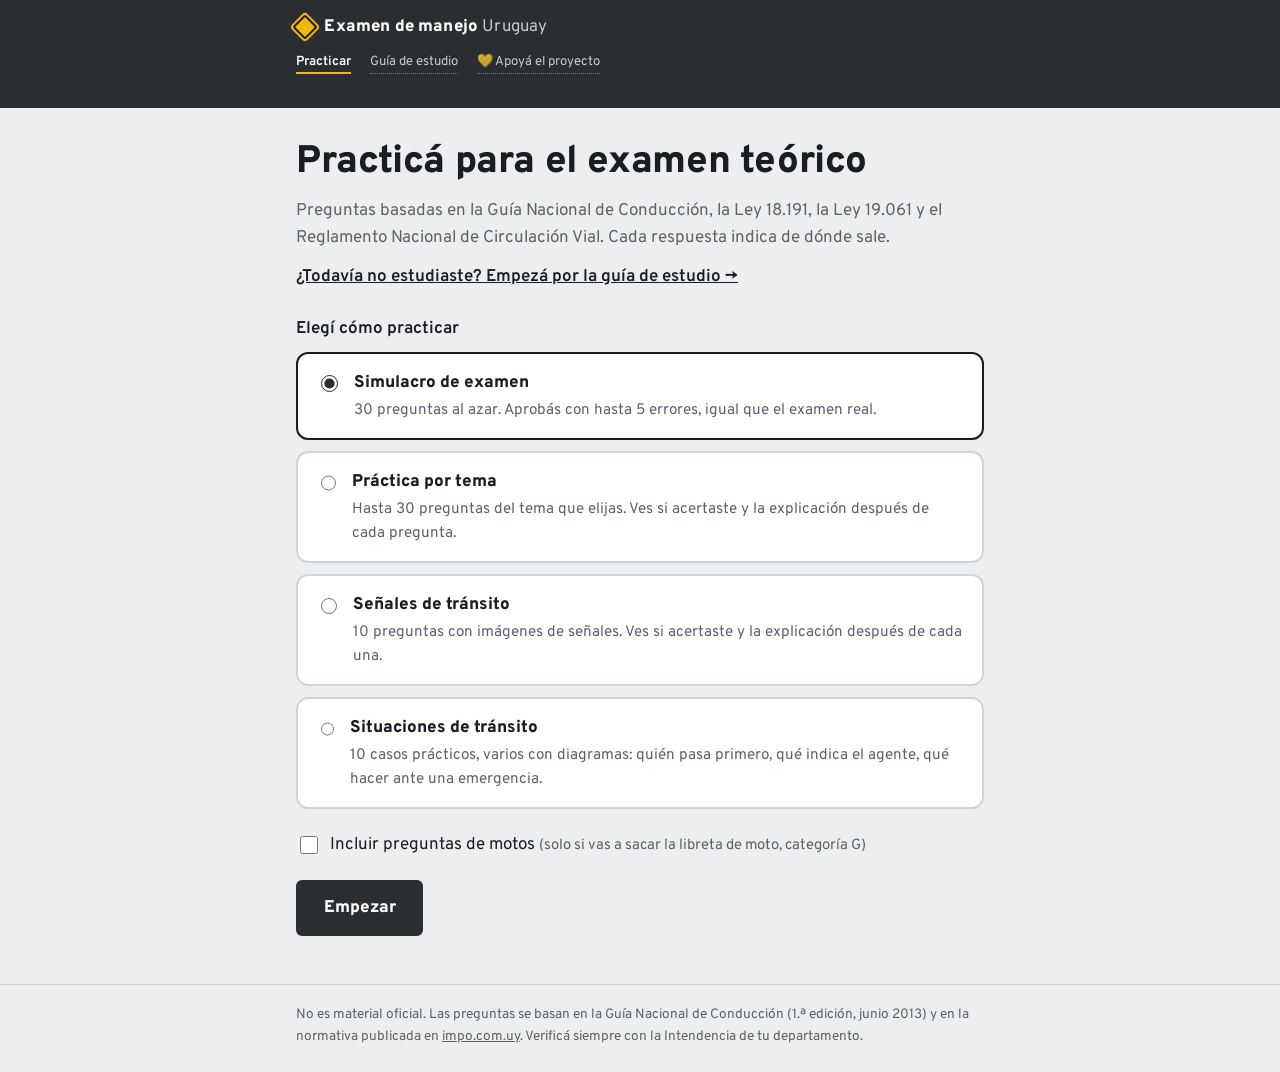
<file: site/index.html>
<!DOCTYPE html>
<html lang="es-UY">
<head>
  <meta charset="UTF-8">
  <meta name="viewport" content="width=device-width, initial-scale=1, viewport-fit=cover">
  <meta name="theme-color" content="#2a2e33">
  <title>Práctica de examen de manejo · Uruguay</title>
  <meta name="description" content="Preguntas de práctica para el examen teórico de manejo en Uruguay, con explicación y fuente en cada respuesta.">
  <link rel="preconnect" href="https://fonts.googleapis.com">
  <link rel="preconnect" href="https://fonts.gstatic.com" crossorigin>
  <link href="https://fonts.googleapis.com/css2?family=Overpass:wght@400;600;800&display=swap" rel="stylesheet">
  <link rel="stylesheet" href="style.css">
</head>
<body>
  <header class="band">
    <div class="band-inner">
      <a class="brand" href="#" id="brand">
        <span class="brand-sign" aria-hidden="true"></span>
        <span>Examen de manejo <span class="brand-uy">Uruguay</span></span>
      </a>
      <button class="link-btn" id="quit" type="button" hidden>Salir</button>
    </div>
    <nav class="band-support" aria-label="Secciones del sitio">
      <a href="index.html" class="support-link" aria-current="page">Practicar</a>
      <a href="estudiar.html" class="support-link">Guía de estudio</a>
      <a href="donar.html" class="support-link">💛 Apoyá el proyecto</a>
    </nav>
    <div class="road" id="road" aria-hidden="true"></div>
  </header>

  <main id="main">
    <!-- Carga / error -->
    <section id="loading" class="screen">
      <p class="muted">Cargando preguntas…</p>
    </section>

    <section id="load-error" class="screen" hidden>
      <h1>No se pudieron cargar las preguntas</h1>
      <p>El navegador bloquea la lectura de <code>questions.json</code> cuando abrís <code>index.html</code> con doble clic. Abrí la carpeta <code>site</code> con un servidor local:</p>
      <pre><code>cd site
python3 -m http.server 8080</code></pre>
      <p>Después entrá a <a href="http://localhost:8080">http://localhost:8080</a>.</p>
    </section>

    <!-- Inicio -->
    <section id="home" class="screen" hidden>
      <h1 class="home-title">Practicá para el examen teórico</h1>
      <p class="lead">Preguntas basadas en la Guía Nacional de Conducción, la Ley 18.191, la Ley 19.061 y el Reglamento Nacional de Circulación Vial. Cada respuesta indica de dónde sale.</p>
      <p class="study-cta"><a href="estudiar.html">¿Todavía no estudiaste? Empezá por la guía de estudio &rarr;</a></p>

      <form id="setup" class="setup">
        <fieldset class="modes">
          <legend>Elegí cómo practicar</legend>

          <label class="mode">
            <input type="radio" name="mode" value="exam" checked>
            <span class="mode-body">
              <span class="mode-name">Simulacro de examen</span>
              <span class="mode-desc"><span id="exam-size">30</span> preguntas al azar. Aprobás con hasta 5 errores, igual que el examen real.</span>
            </span>
          </label>

          <label class="mode">
            <input type="radio" name="mode" value="practice">
            <span class="mode-body">
              <span class="mode-name">Práctica por tema</span>
              <span class="mode-desc">Hasta 30 preguntas del tema que elijas. Ves si acertaste y la explicación después de cada pregunta.</span>
            </span>
          </label>

          <label class="mode">
            <input type="radio" name="mode" value="signs">
            <span class="mode-body">
              <span class="mode-name">Señales de tránsito</span>
              <span class="mode-desc"><span id="signs-size">10</span> preguntas con imágenes de señales. Ves si acertaste y la explicación después de cada una.</span>
            </span>
          </label>

          <label class="mode">
            <input type="radio" name="mode" value="situations">
            <span class="mode-body">
              <span class="mode-name">Situaciones de tránsito</span>
              <span class="mode-desc"><span id="situations-size">10</span> casos prácticos, varios con diagramas: quién pasa primero, qué indica el agente, qué hacer ante una emergencia.</span>
            </span>
          </label>
        </fieldset>

        <div class="topic" id="topic-wrap" hidden>
          <label for="topic">Tema</label>
          <select id="topic"></select>
        </div>

        <label class="check">
          <input type="checkbox" id="include-moto">
          <span>Incluir preguntas de motos <span class="muted">(solo si vas a sacar la libreta de moto, categoría G)</span></span>
        </label>

        <button class="btn-primary" type="submit" id="start">Empezar</button>
      </form>
    </section>

    <!-- Pregunta -->
    <section id="quiz" class="screen" hidden>
      <div class="q-meta">
        <span id="q-count"></span>
        <span class="q-cat" id="q-cat"></span>
      </div>
      <h1 class="q-text" id="q-text" tabindex="-1"></h1>
      <img class="q-image" id="q-image" alt="" hidden>
      <div class="options" id="options" role="group" aria-labelledby="q-text"></div>

      <div class="feedback" id="feedback" hidden aria-live="polite">
        <p class="fb-verdict" id="fb-verdict"></p>
        <p id="fb-text"></p>
        <p class="source" id="fb-source"></p>
      </div>

      <div class="q-actions">
        <button class="btn-primary" type="button" id="next" disabled>Siguiente</button>
        <span class="hint">Teclas 1–4 para elegir, Enter para seguir</span>
      </div>
    </section>

    <!-- Resultado -->
    <section id="results" class="screen" hidden>
      <div class="score-sign" id="score-sign">
        <span class="score-num" id="score-num"></span>
        <span class="score-of" id="score-of"></span>
      </div>
      <p class="lead" id="score-text"></p>

      <h2>Por tema</h2>
      <ul class="by-topic" id="by-topic"></ul>

      <h2 id="review-title">Repasá las que fallaste</h2>
      <ol class="review" id="review"></ol>

      <div class="r-actions">
        <button class="btn-primary" type="button" id="retry-wrong">Practicar las que fallaste</button>
        <button class="btn-secondary" type="button" id="home-btn">Volver al inicio</button>
      </div>
    </section>
  </main>

  <footer class="foot">
    <p>No es material oficial. Las preguntas se basan en la Guía Nacional de Conducción (1.ª edición, junio 2013) y en la normativa publicada en <a href="https://www.impo.com.uy" rel="noopener">impo.com.uy</a>. Verificá siempre con la Intendencia de tu departamento.</p>
  </footer>

  <script src="app.js"></script>
</body>
</html>
</file>
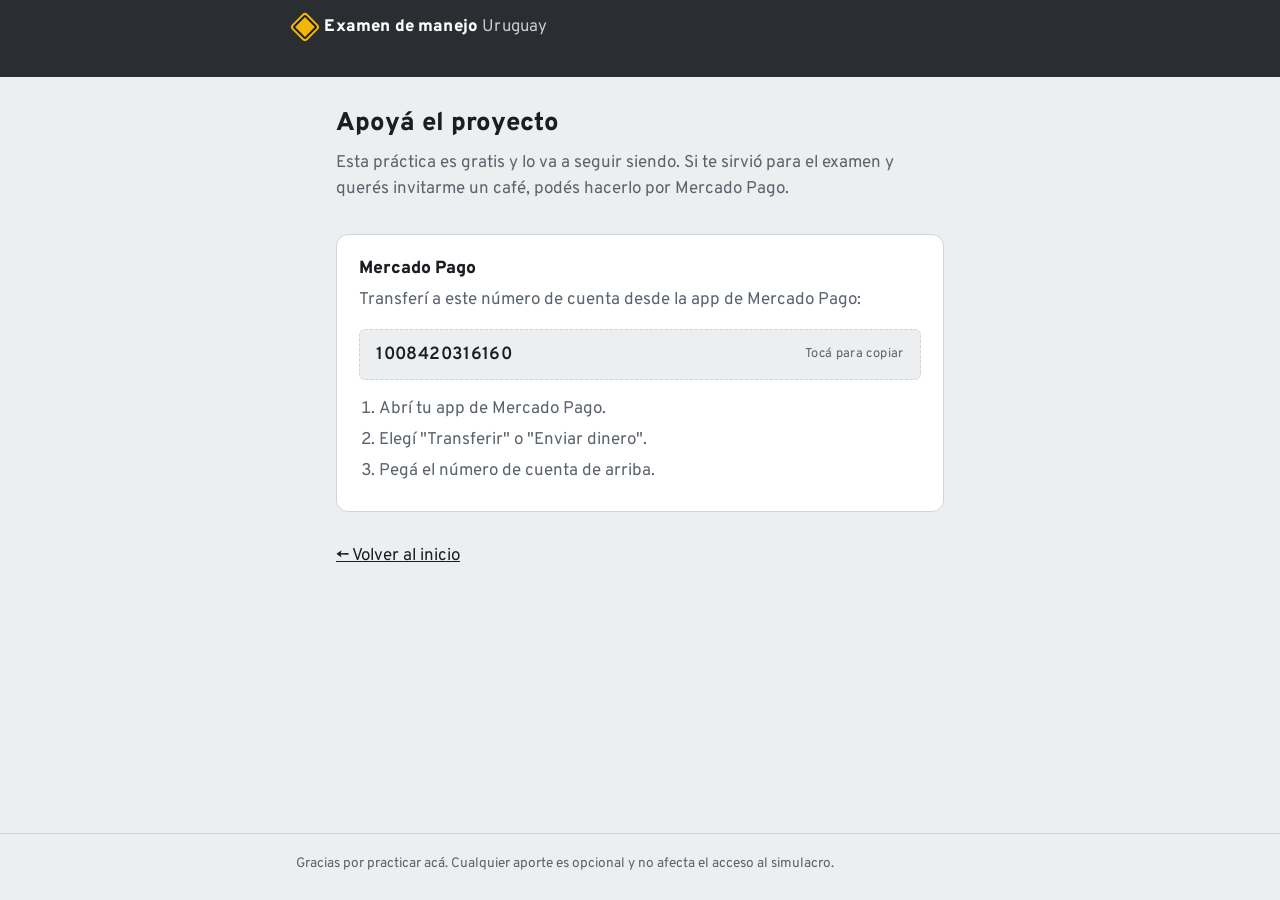
<file: site/donar.html>
<!DOCTYPE html>
<html lang="es-UY">
<head>
  <meta charset="UTF-8">
  <meta name="viewport" content="width=device-width, initial-scale=1, viewport-fit=cover">
  <meta name="theme-color" content="#2a2e33">
  <title>Apoyá el proyecto · Examen de manejo Uruguay</title>
  <meta name="description" content="Si el simulacro de examen de manejo te sirvió, podés colaborar con el proyecto.">
  <link rel="preconnect" href="https://fonts.googleapis.com">
  <link rel="preconnect" href="https://fonts.gstatic.com" crossorigin>
  <link href="https://fonts.googleapis.com/css2?family=Overpass:wght@400;600;800&display=swap" rel="stylesheet">
  <link rel="stylesheet" href="style.css">
  <style>
    .donate-main { max-width: 640px; margin: 0 auto; padding: 2rem 16px 3rem; }
    .donate-main h1 { margin-bottom: .6rem; }
    .donate-main .lead { margin-bottom: 2rem; }
    .donate-card {
      background: var(--surface);
      border: 1px solid var(--line);
      border-radius: var(--radius-lg);
      padding: 1.4rem;
      margin-bottom: 1.4rem;
    }
    .donate-card h2 { margin: 0 0 .5rem; font-size: 1.1rem; }
    .donate-card p { margin: 0 0 1rem; color: var(--muted); }
    .alias-box {
      display: flex;
      align-items: center;
      gap: .6rem;
      background: var(--bg);
      border: 1px dashed var(--line);
      border-radius: var(--radius-sm);
      padding: .8rem 1rem;
      font-size: 1.1rem;
      font-weight: 600;
      letter-spacing: .02em;
      cursor: pointer;
      width: 100%;
      text-align: left;
      color: var(--text);
      font-family: inherit;
    }
    .alias-box:hover { border-color: var(--focus); }
    .alias-box .copy-hint { margin-left: auto; font-size: .8rem; font-weight: 400; color: var(--muted); white-space: nowrap; }
    .alias-box.copied { border-color: var(--sign-green); }
    .donate-steps { margin: 1rem 0 0; padding-left: 1.2rem; color: var(--muted); }
    .donate-steps li { margin-bottom: .3rem; }
    .back-link { display: inline-block; margin-top: .5rem; }
  </style>
</head>
<body>
  <header class="band">
    <div class="band-inner">
      <a class="brand" href="index.html">
        <span class="brand-sign" aria-hidden="true"></span>
        <span>Examen de manejo <span class="brand-uy">Uruguay</span></span>
      </a>
    </div>
    <div class="road" aria-hidden="true"></div>
  </header>

  <main class="donate-main">
    <h1>Apoyá el proyecto</h1>
    <p class="lead">Esta práctica es gratis y lo va a seguir siendo. Si te sirvió para el examen y querés invitarme un café, podés hacerlo por Mercado Pago.</p>

    <div class="donate-card">
      <h2>Mercado Pago</h2>
      <p>Transferí a este número de cuenta desde la app de Mercado Pago:</p>
      <button type="button" class="alias-box" id="mp-copy" data-value="1008420316160">
        <span>1008420316160</span>
        <span class="copy-hint" id="mp-hint">Tocá para copiar</span>
      </button>
      <ol class="donate-steps">
        <li>Abrí tu app de Mercado Pago.</li>
        <li>Elegí "Transferir" o "Enviar dinero".</li>
        <li>Pegá el número de cuenta de arriba.</li>
      </ol>
    </div>

    <a class="back-link" href="index.html">&larr; Volver al inicio</a>
  </main>

  <footer class="foot">
    <p>Gracias por practicar acá. Cualquier aporte es opcional y no afecta el acceso al simulacro.</p>
  </footer>

  <script>
    const btn = document.getElementById("mp-copy");
    const hint = document.getElementById("mp-hint");
    btn.addEventListener("click", async () => {
      const value = btn.dataset.value;
      try {
        await navigator.clipboard.writeText(value);
      } catch {
        // Sin acceso al portapapeles (http sin TLS, permiso denegado): el número ya está a la vista para copiar a mano.
      }
      btn.classList.add("copied");
      hint.textContent = "¡Copiado!";
      setTimeout(() => { btn.classList.remove("copied"); hint.textContent = "Tocá para copiar"; }, 2000);
    });
  </script>
</body>
</html>
</file>
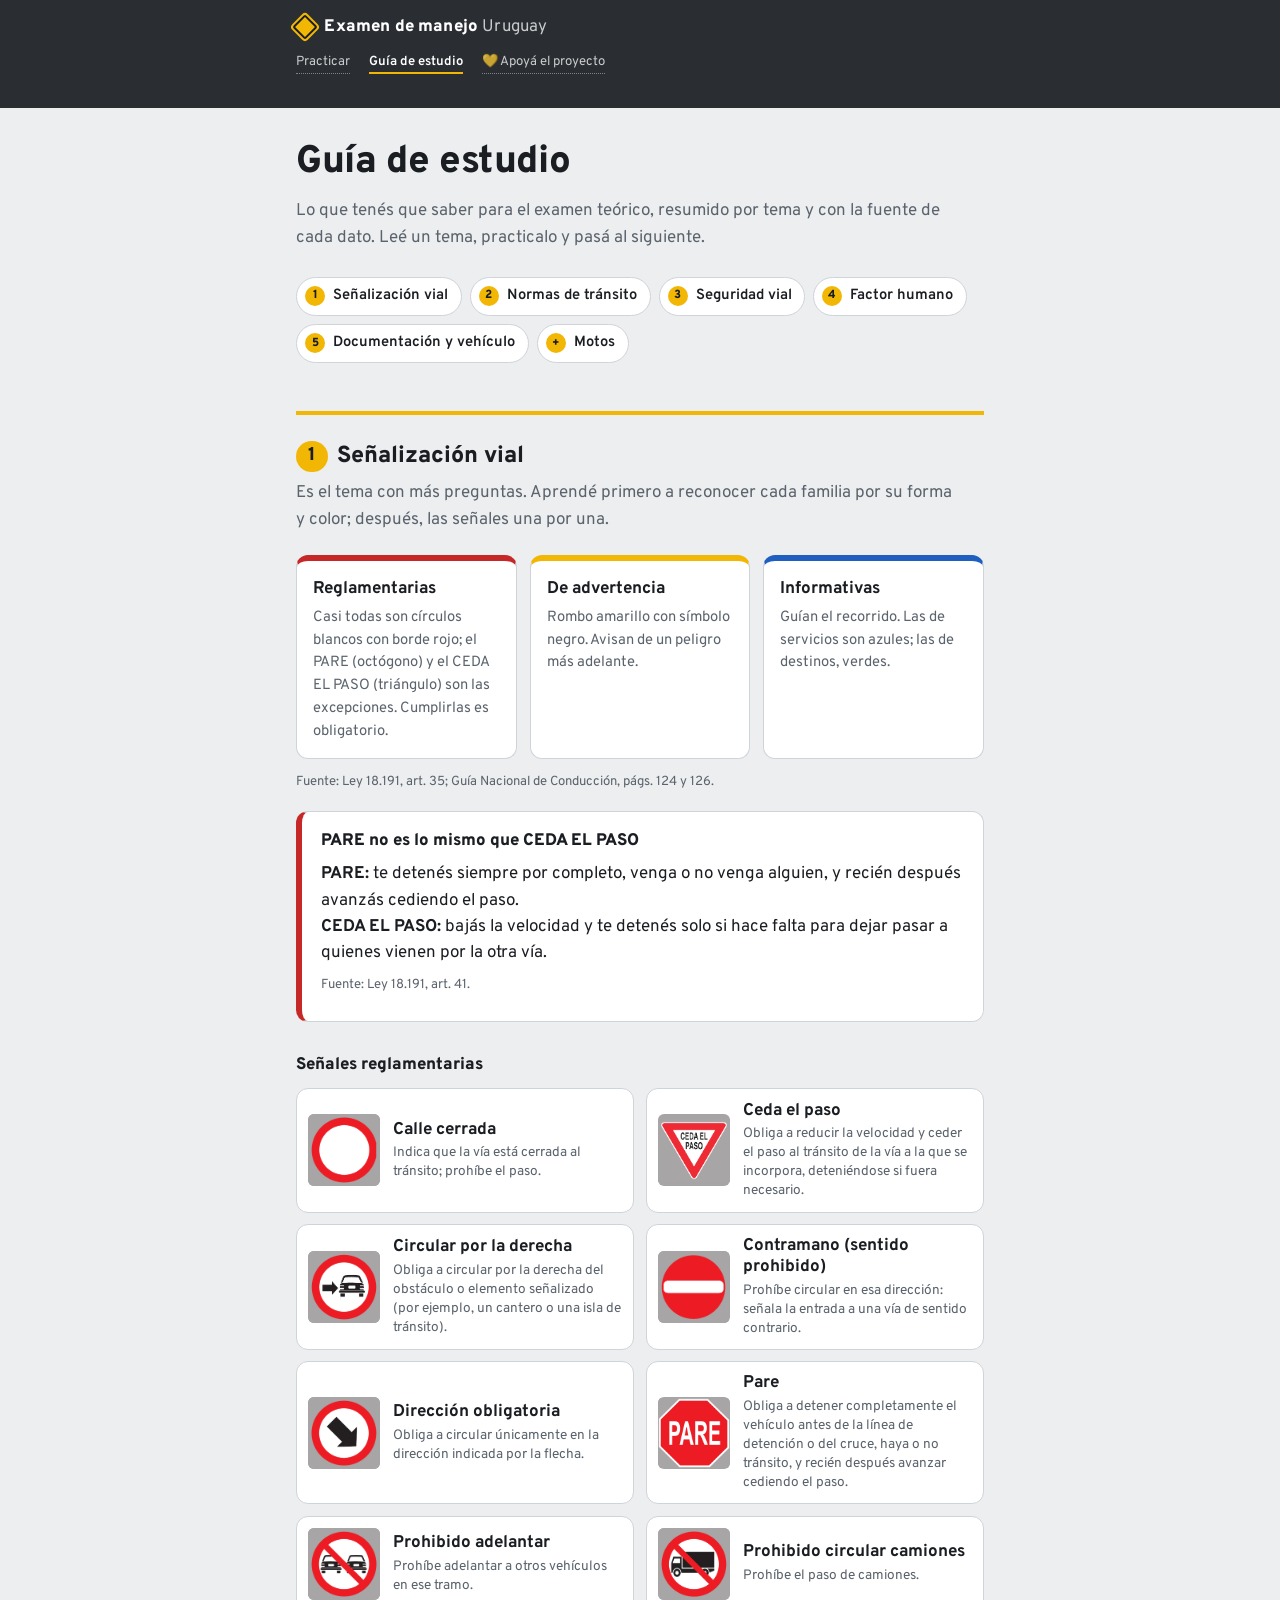
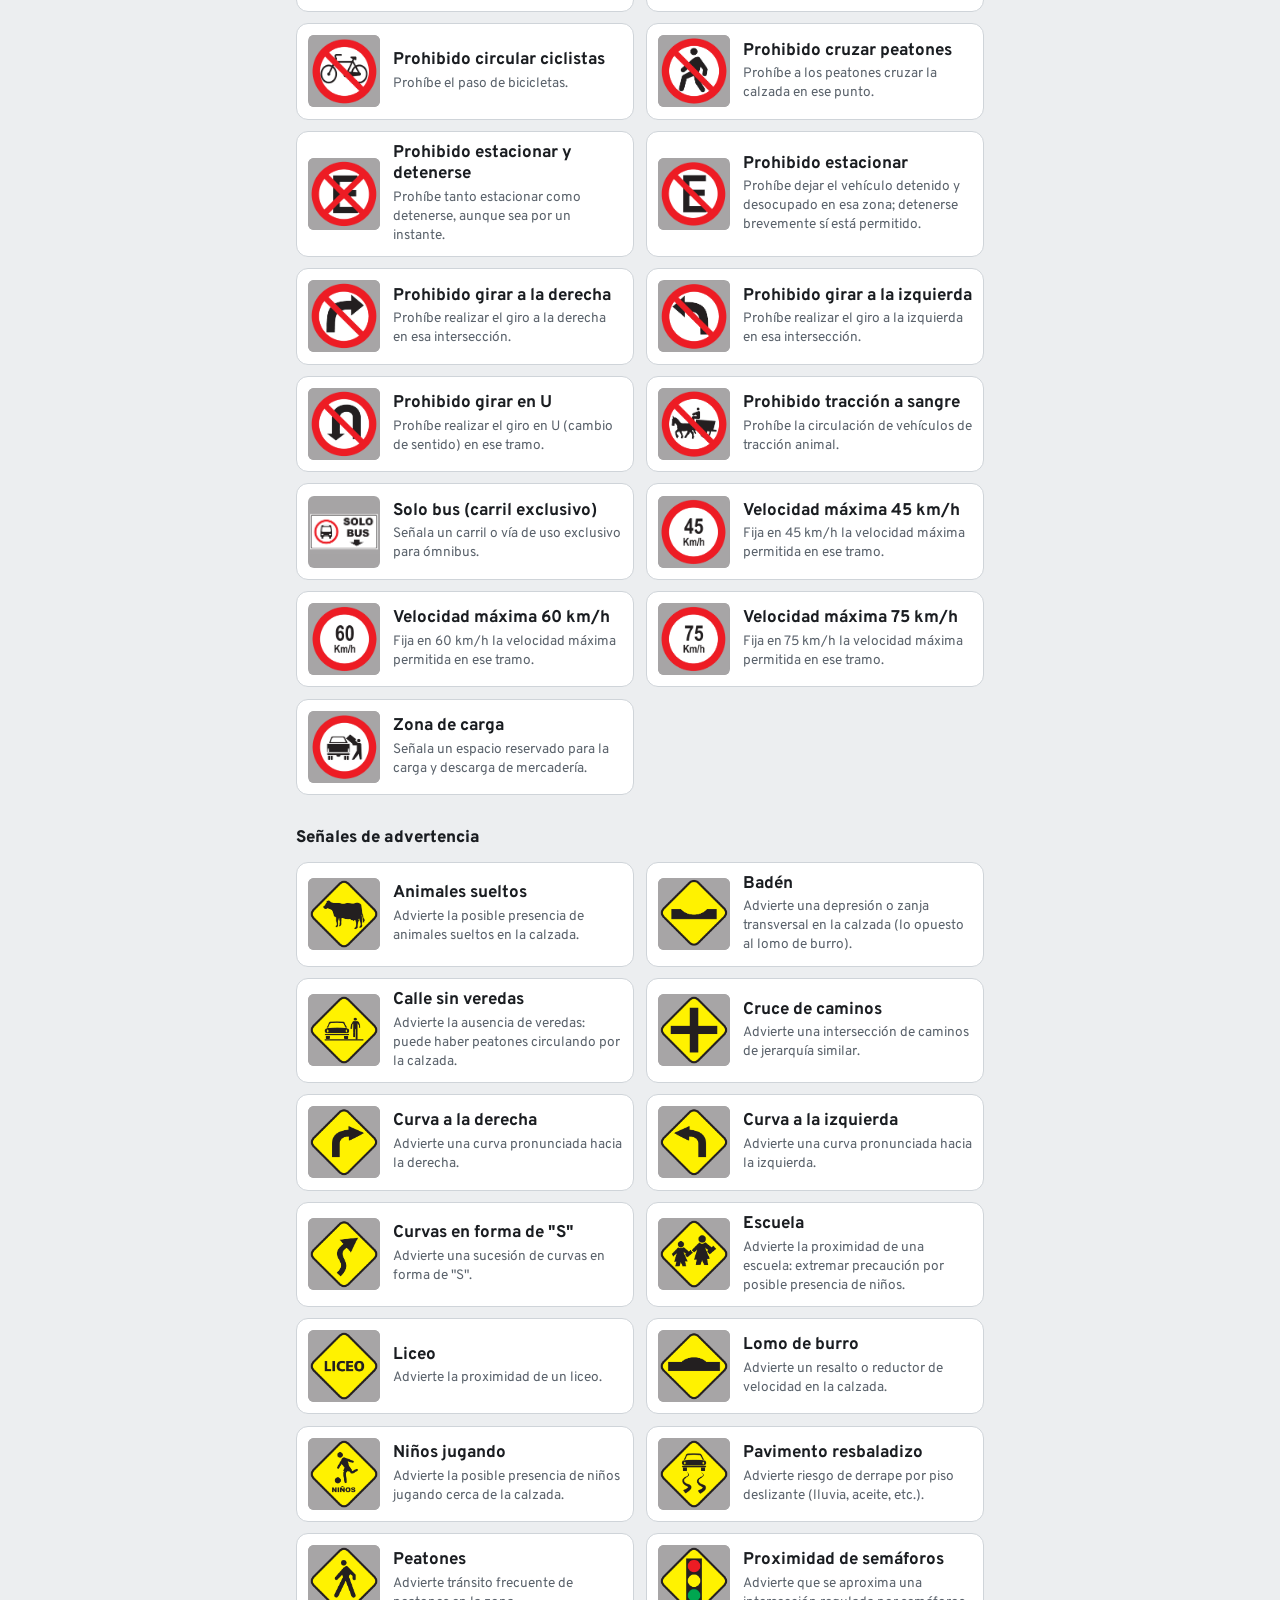
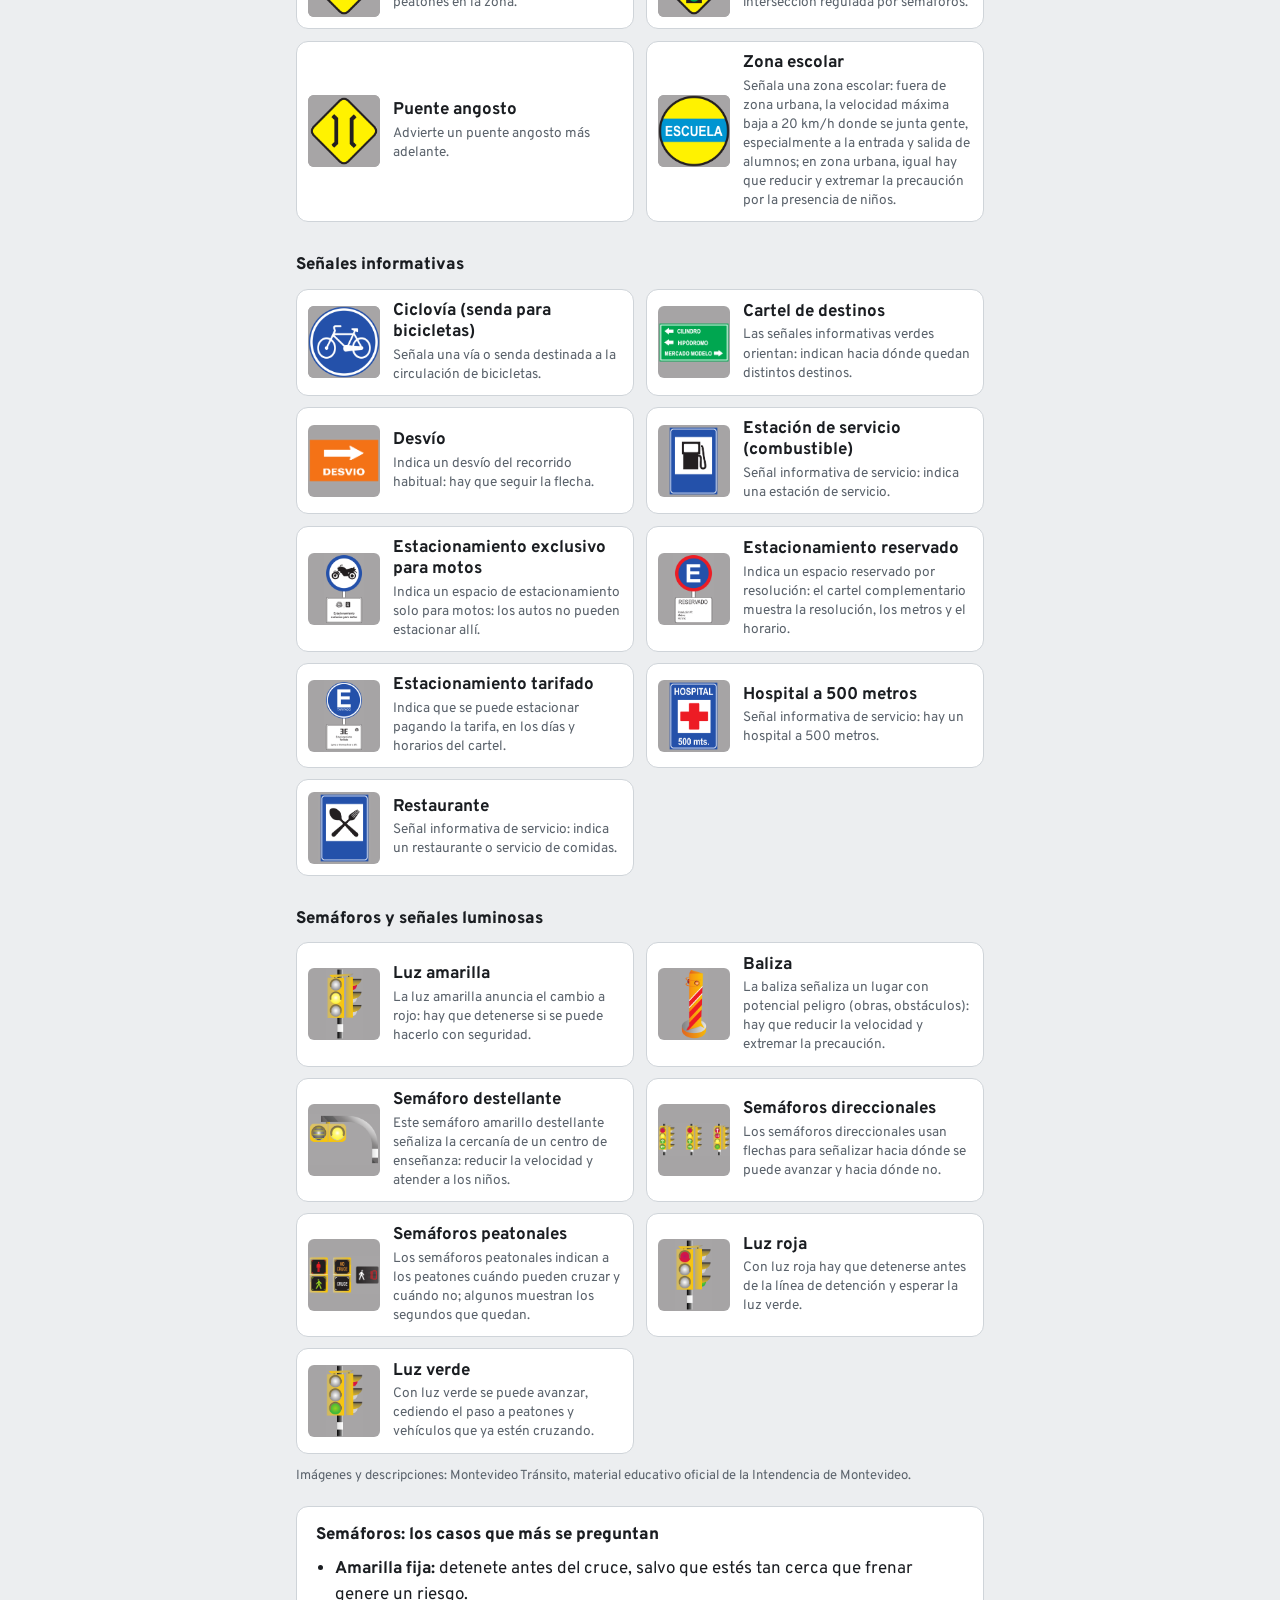
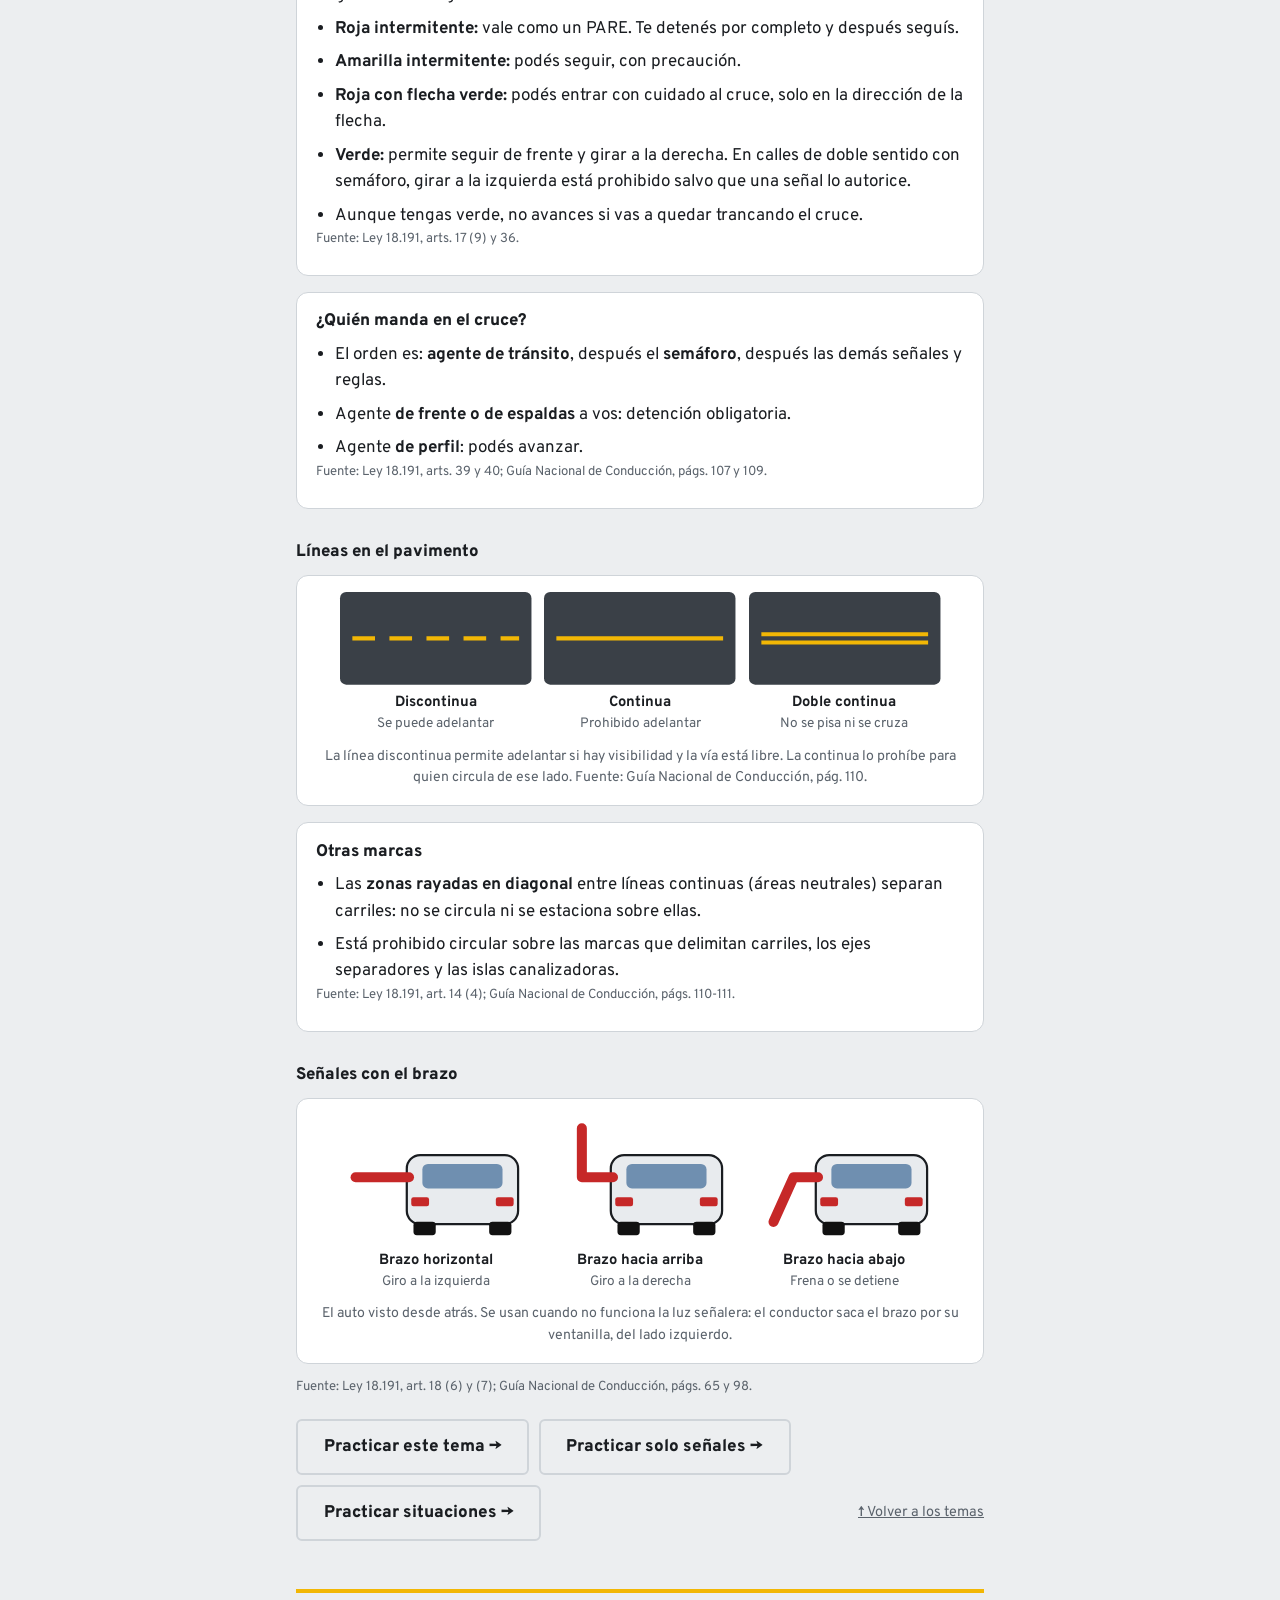
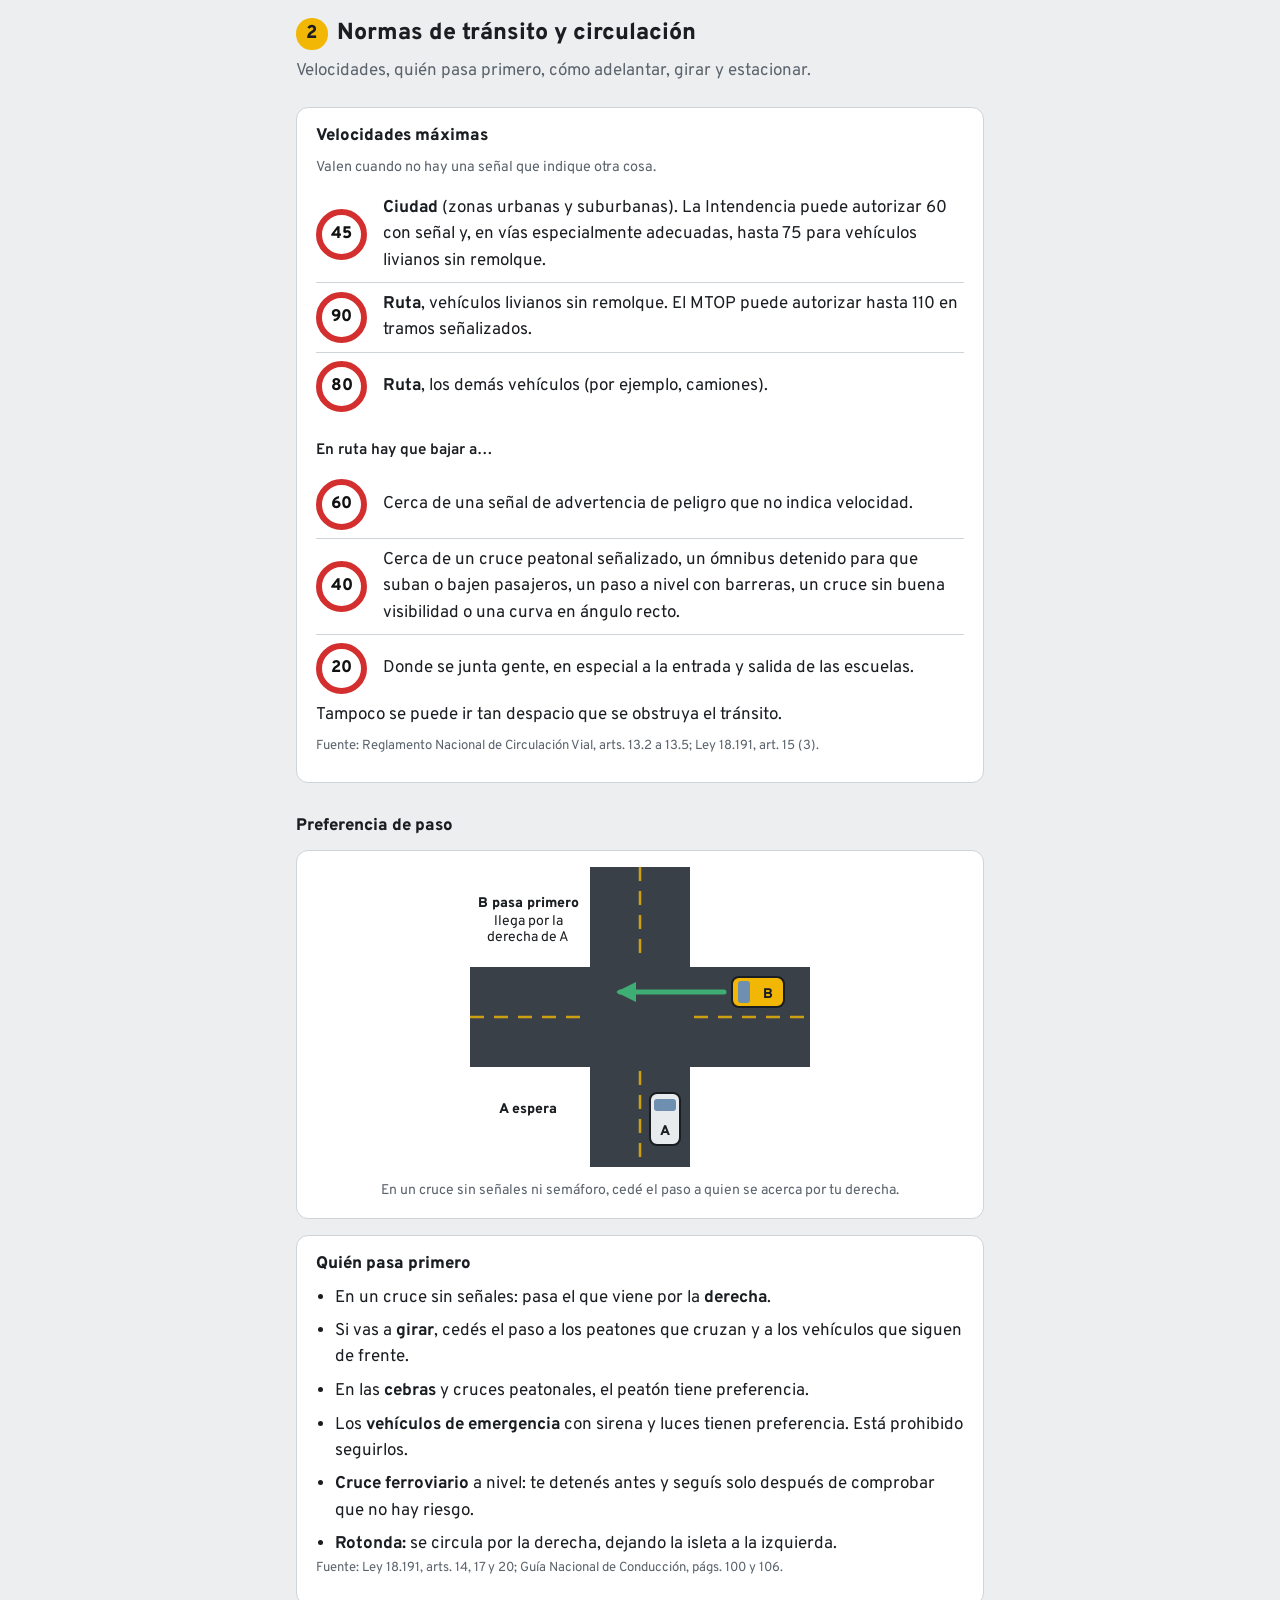
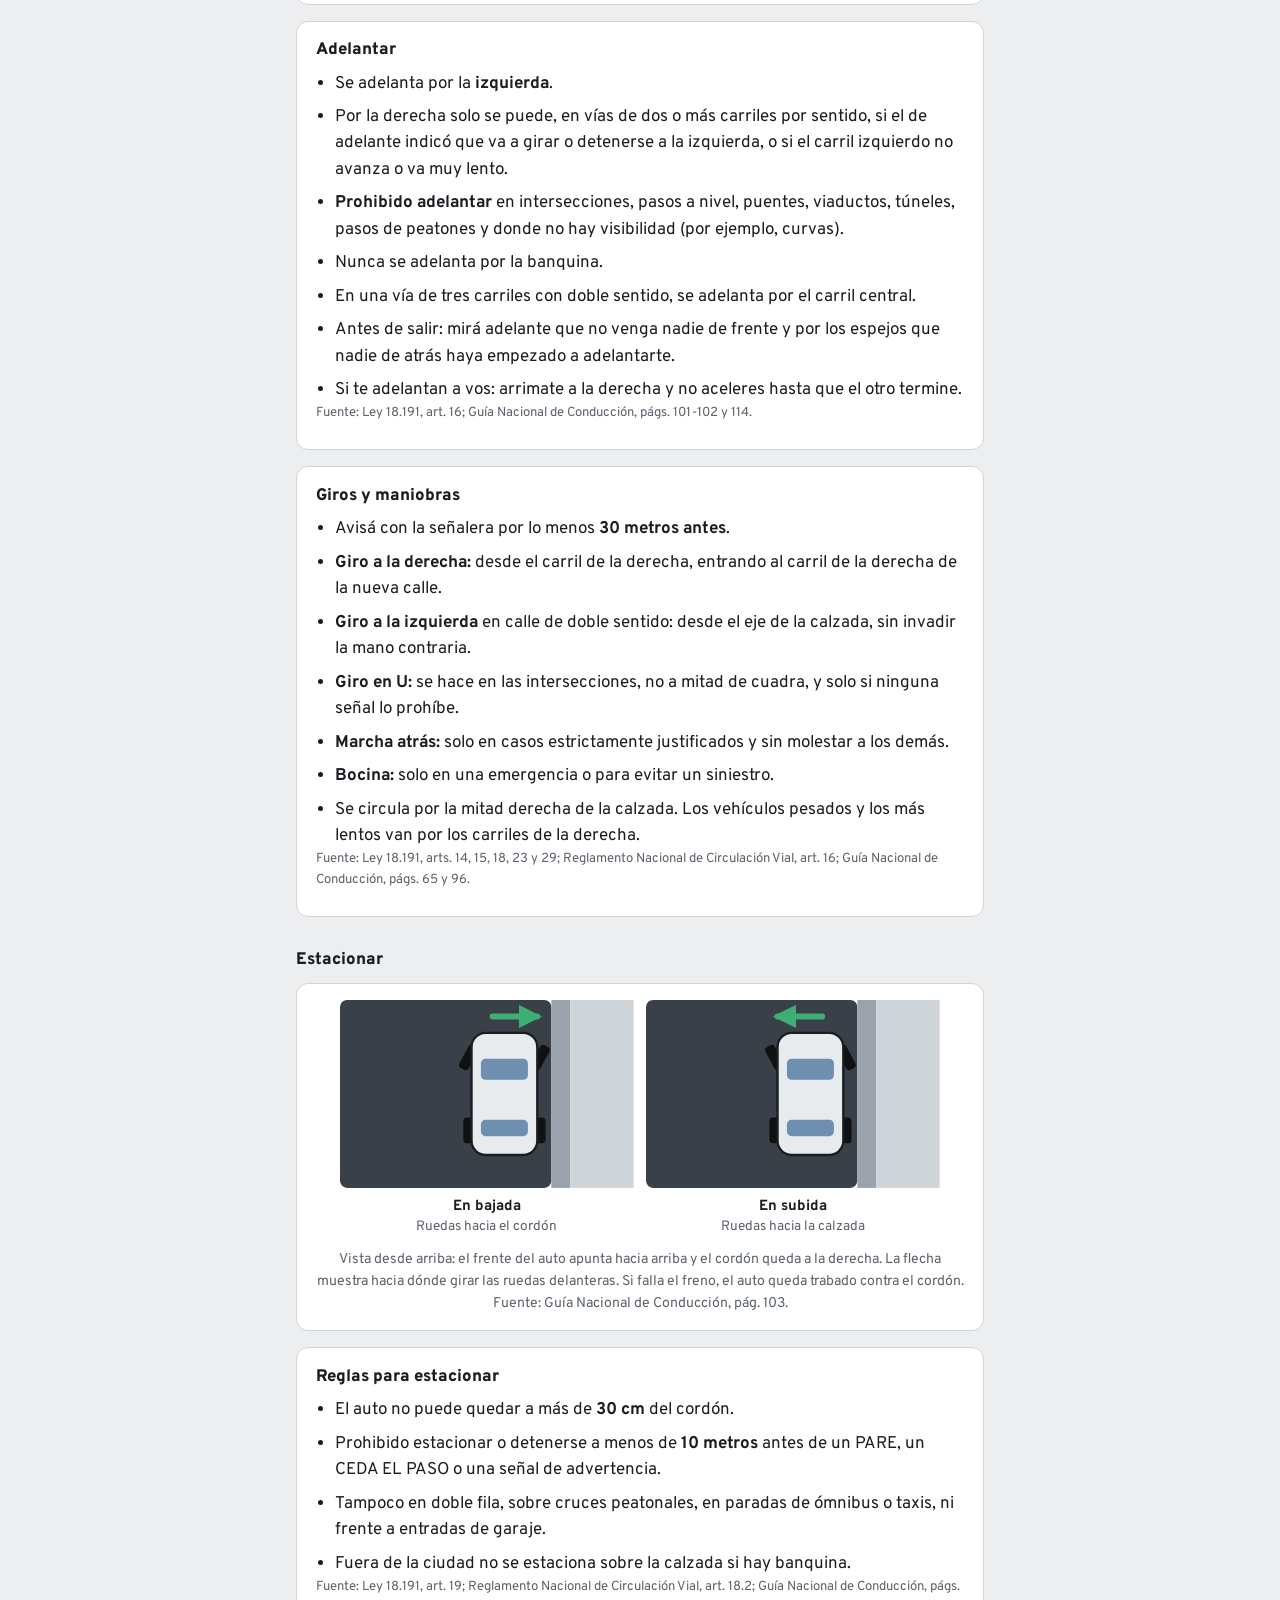
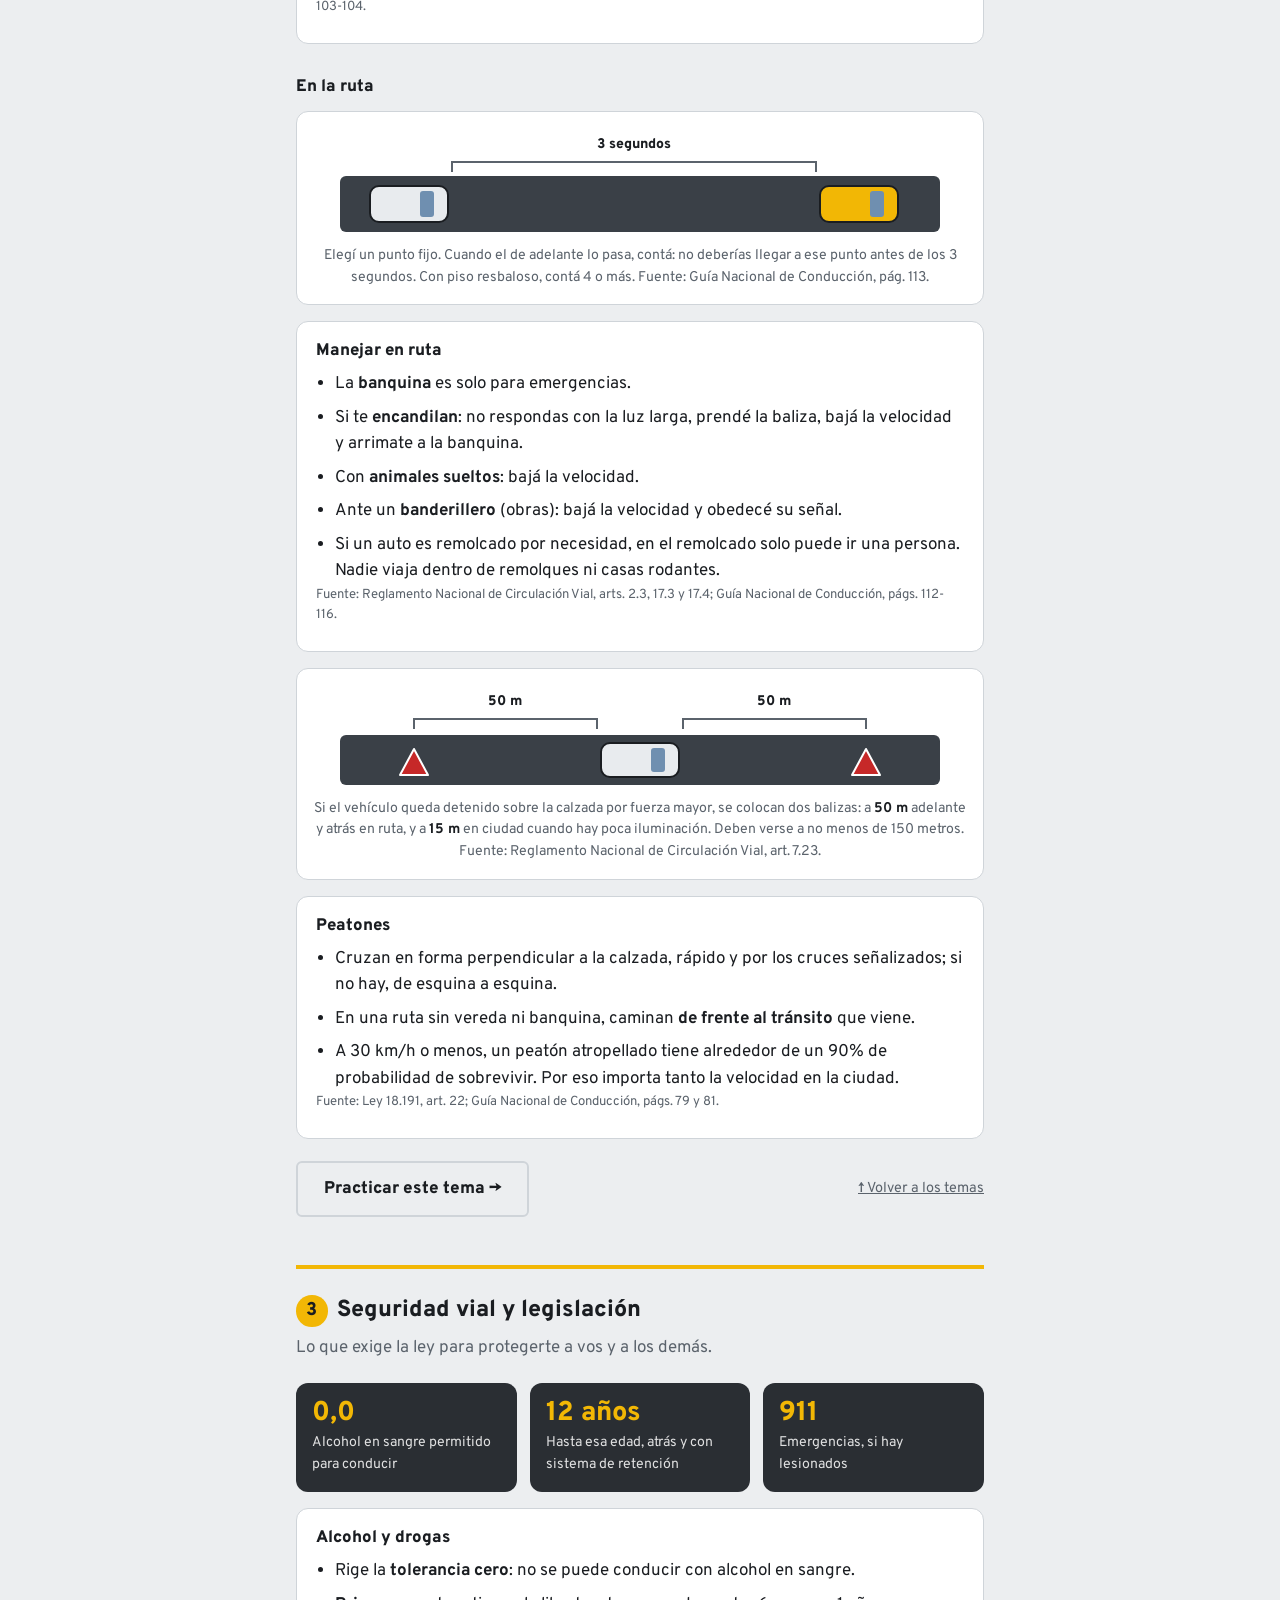
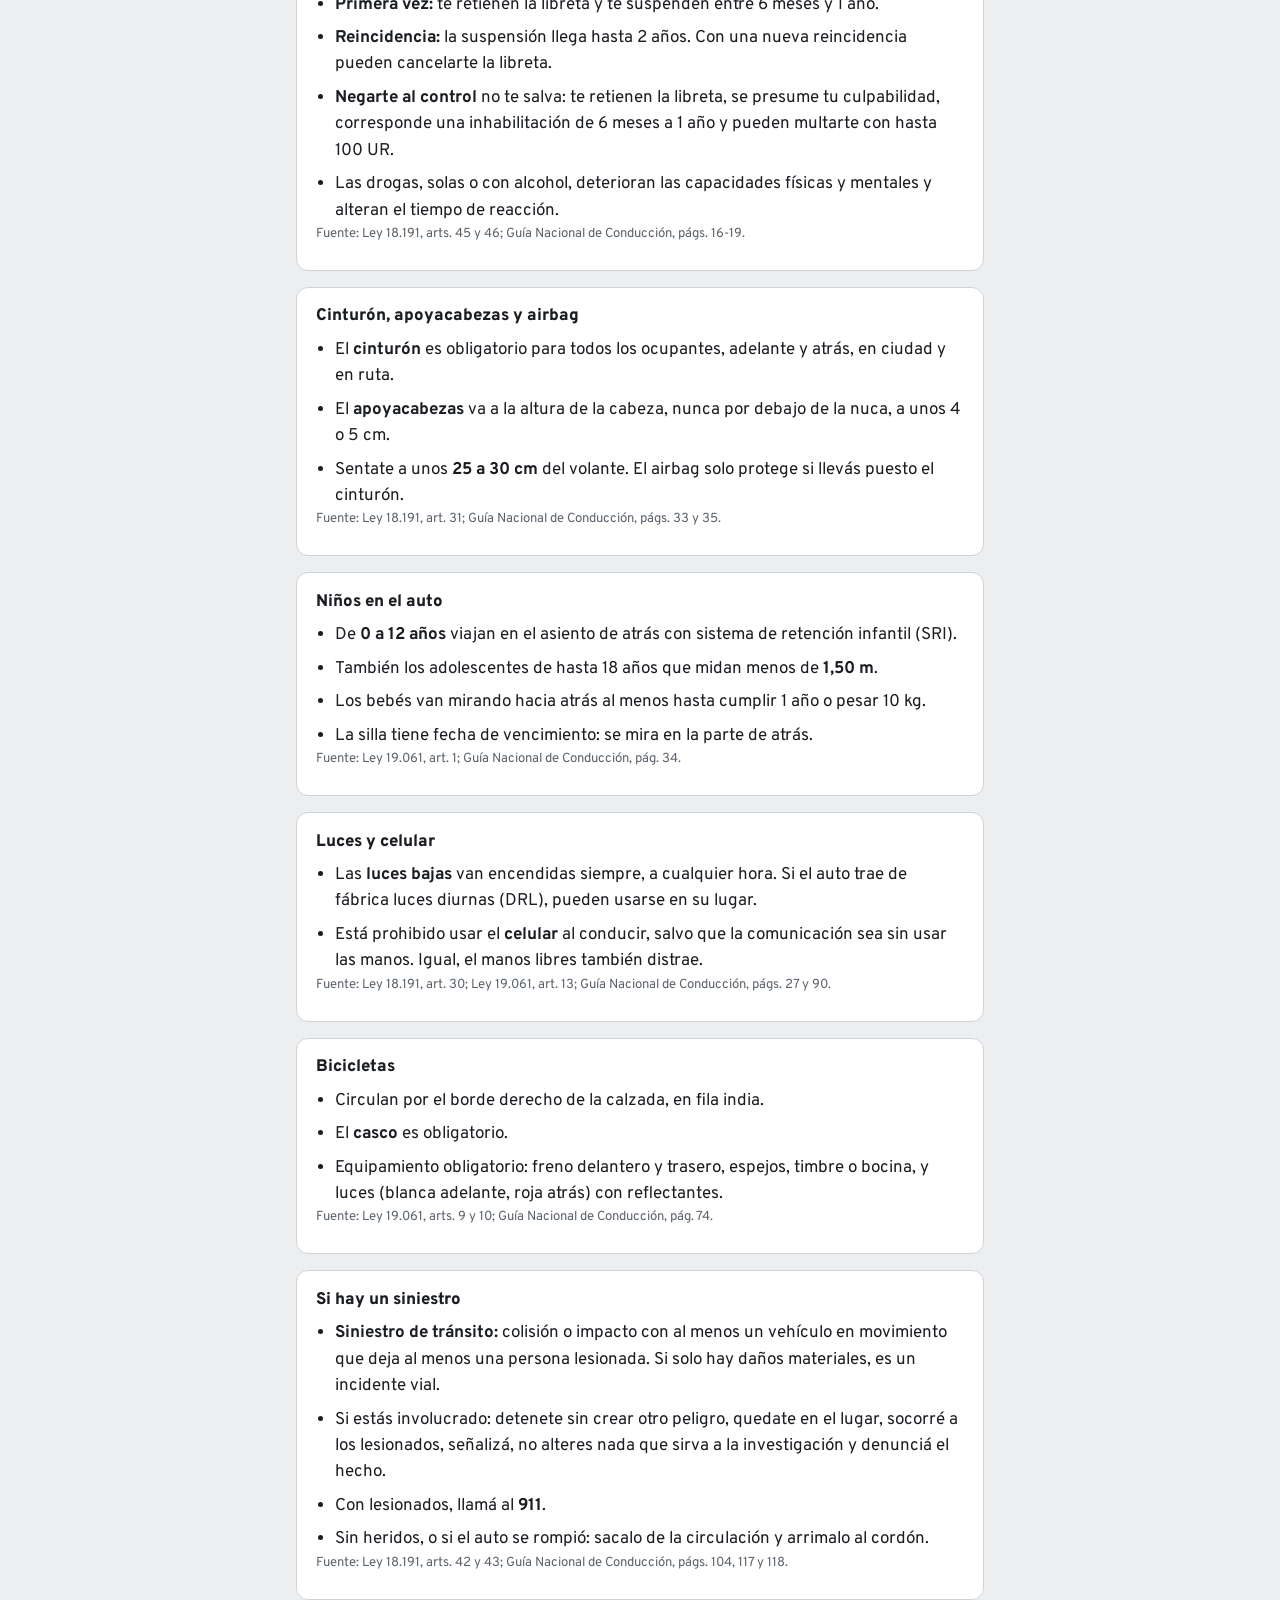
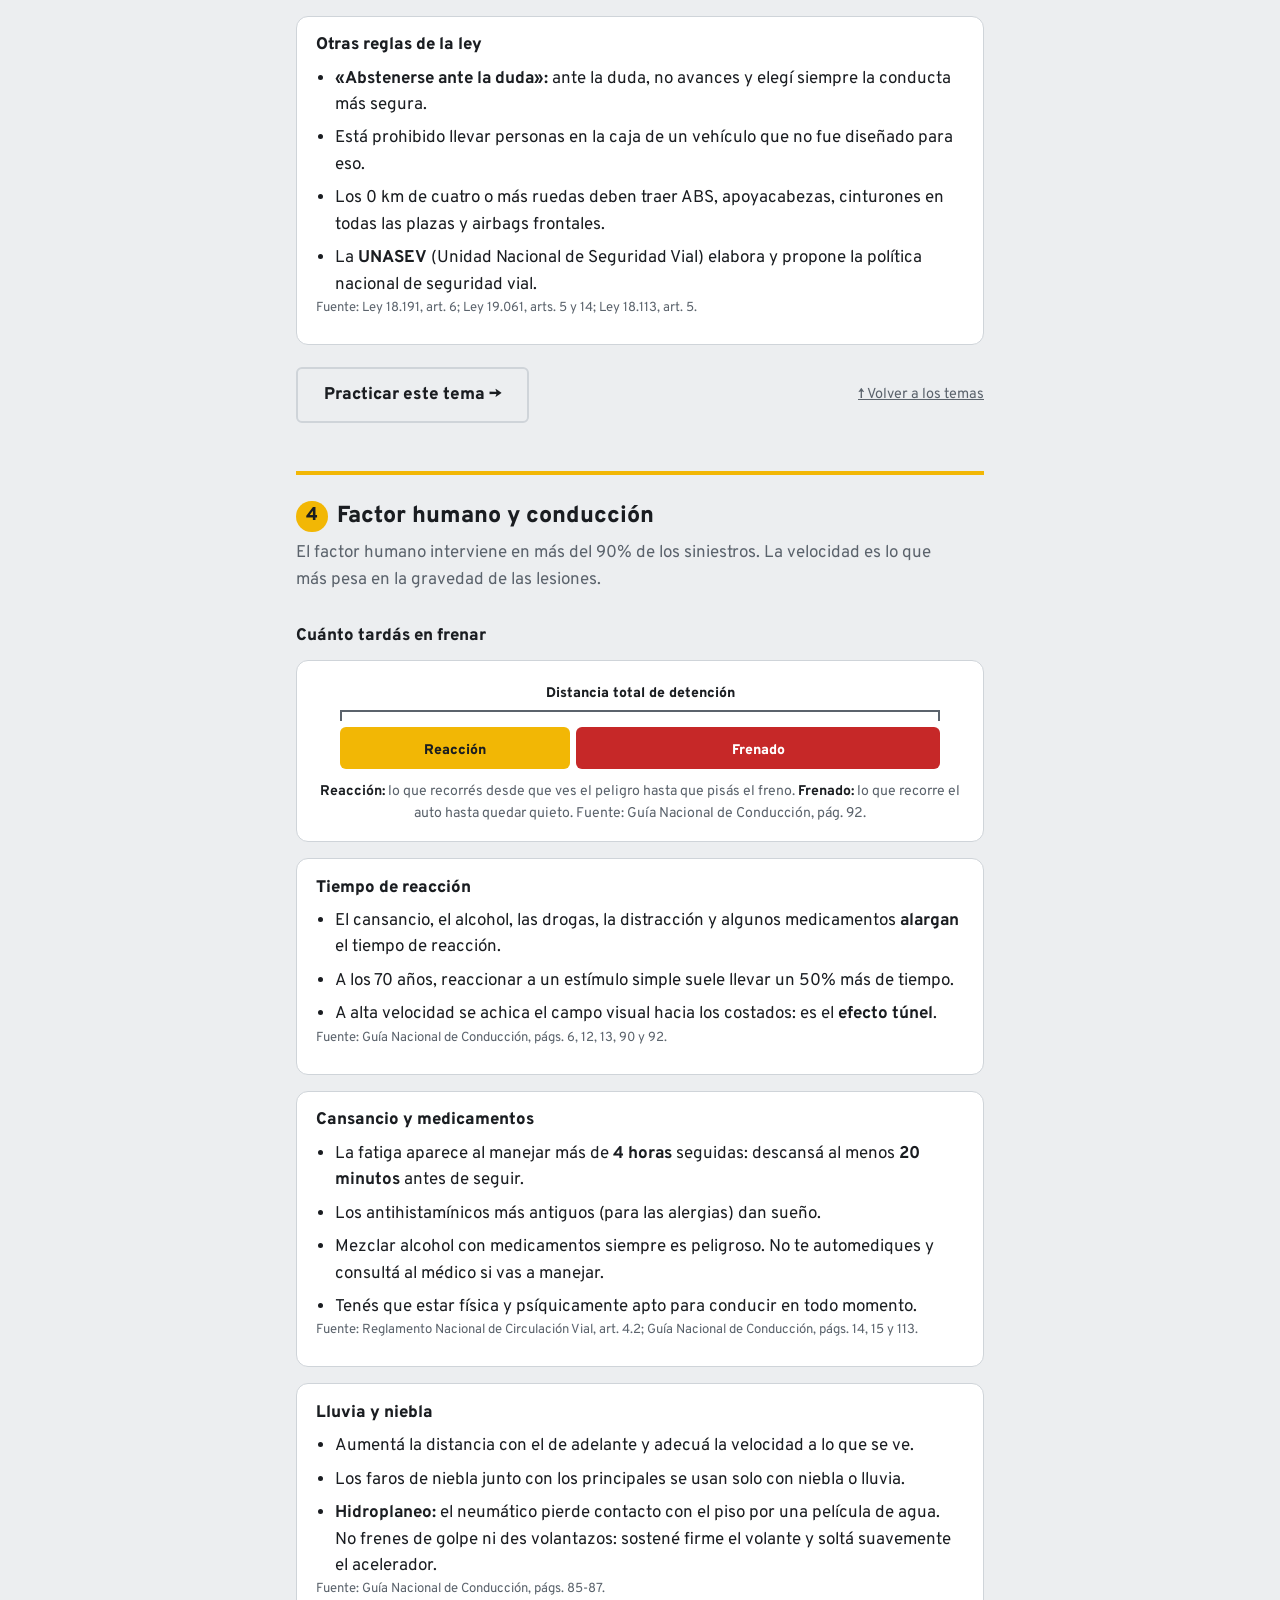
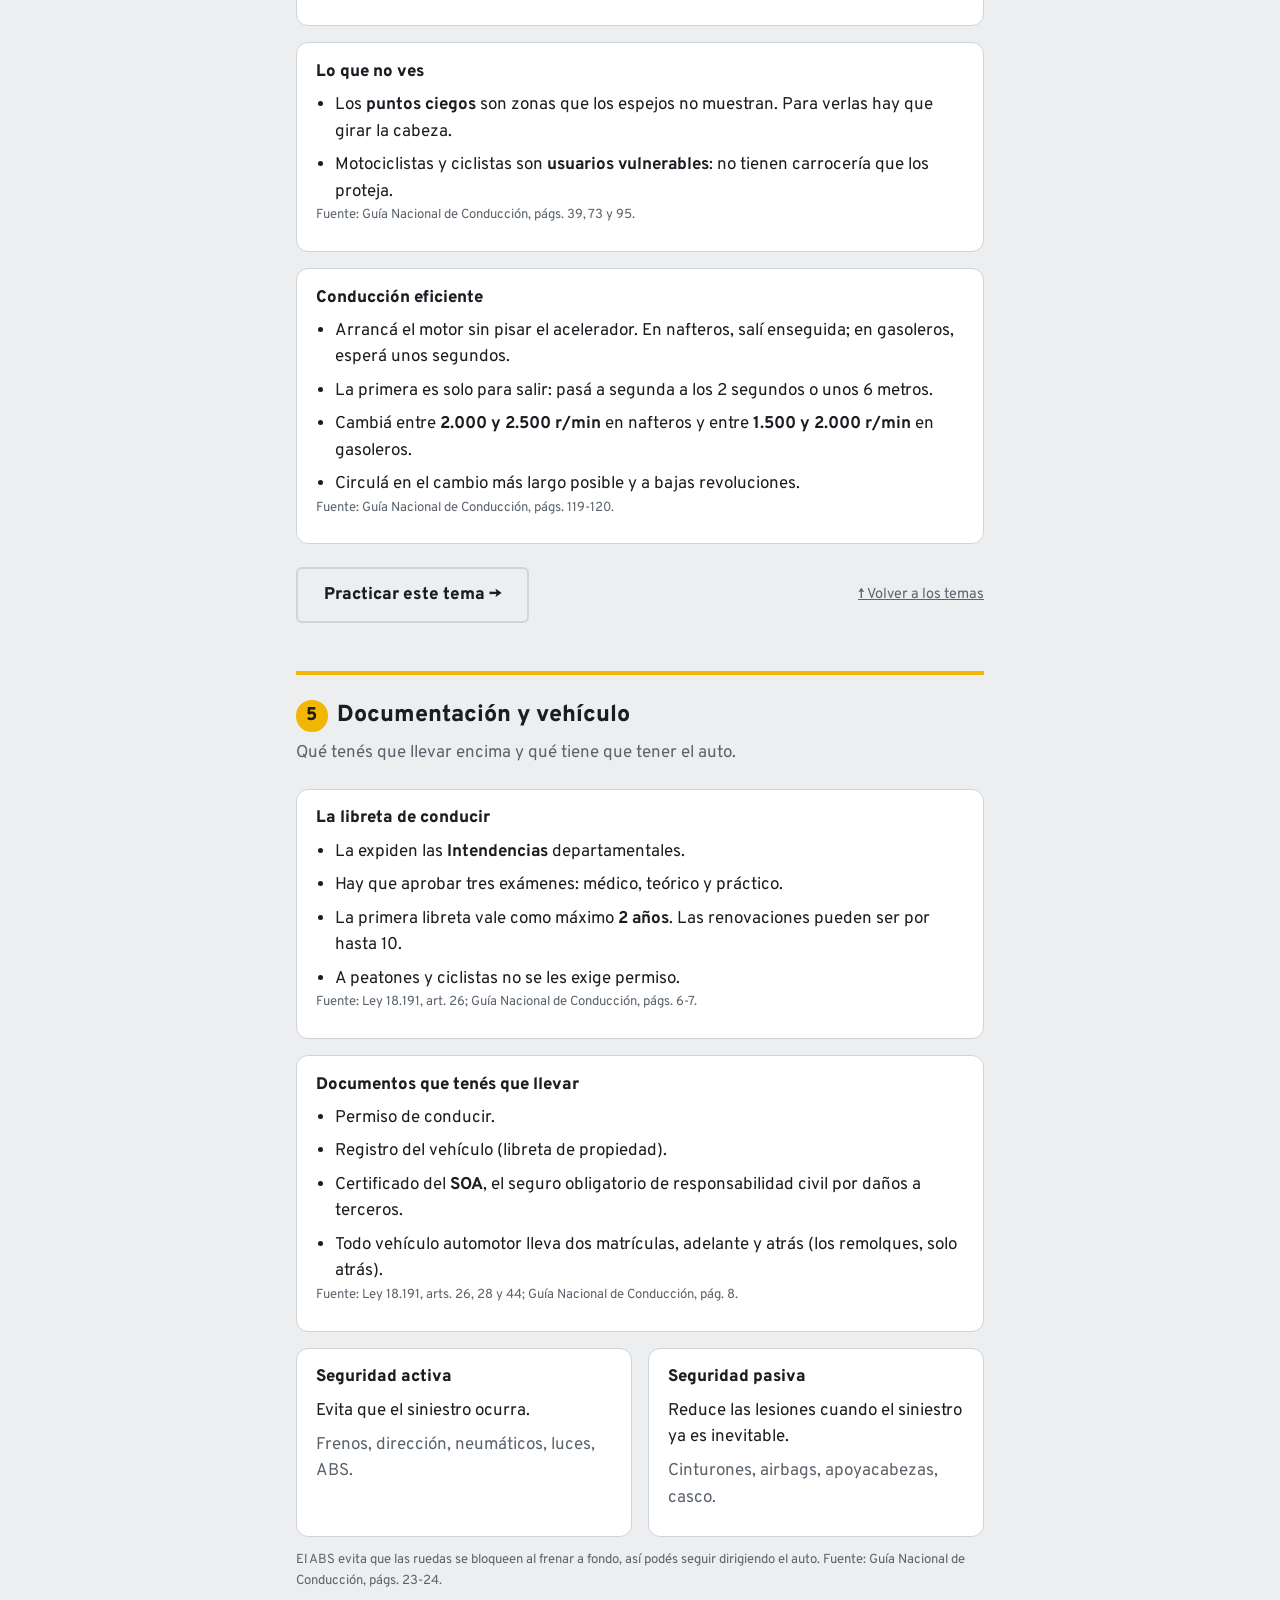
<file: site/estudiar.html>
<!DOCTYPE html>
<html lang="es-UY">
<head>
  <meta charset="UTF-8">
  <meta name="viewport" content="width=device-width, initial-scale=1, viewport-fit=cover">
  <meta name="theme-color" content="#2a2e33">
  <title>Guía de estudio · Examen teórico de manejo Uruguay</title>
  <meta name="description" content="Todo lo que hay que saber para el examen teórico de manejo en Uruguay: señales de tránsito con imágenes, velocidades máximas, preferencia de paso, alcohol cero y más, con la fuente legal de cada dato.">
  <link rel="preconnect" href="https://fonts.googleapis.com">
  <link rel="preconnect" href="https://fonts.gstatic.com" crossorigin>
  <link href="https://fonts.googleapis.com/css2?family=Overpass:wght@400;600;800&display=swap" rel="stylesheet">
  <link rel="stylesheet" href="style.css">
  <link rel="stylesheet" href="estudiar.css">
</head>
<body class="study">
  <header class="band">
    <div class="band-inner">
      <a class="brand" href="index.html">
        <span class="brand-sign" aria-hidden="true"></span>
        <span>Examen de manejo <span class="brand-uy">Uruguay</span></span>
      </a>
    </div>
    <nav class="band-support" aria-label="Secciones del sitio">
      <a href="index.html" class="support-link">Practicar</a>
      <a href="estudiar.html" class="support-link" aria-current="page">Guía de estudio</a>
      <a href="donar.html" class="support-link">💛 Apoyá el proyecto</a>
    </nav>
    <div class="road" aria-hidden="true"></div>
  </header>

  <main id="top">
    <h1 class="home-title">Guía de estudio</h1>
    <p class="lead">Lo que tenés que saber para el examen teórico, resumido por tema y con la fuente de cada dato. Leé un tema, practicalo y pasá al siguiente.</p>

    <nav class="toc" aria-label="Temas">
      <a href="#senales"><span class="num">1</span>Señalización vial</a>
      <a href="#normas"><span class="num">2</span>Normas de tránsito</a>
      <a href="#seguridad"><span class="num">3</span>Seguridad vial</a>
      <a href="#humano"><span class="num">4</span>Factor humano</a>
      <a href="#vehiculo"><span class="num">5</span>Documentación y vehículo</a>
      <a href="#motos"><span class="num">+</span>Motos</a>
    </nav>

<section id="senales">
<h2><span class="num">1</span>Señalización vial</h2>
<p class="sec-lead">Es el tema con más preguntas. Aprendé primero a reconocer cada familia por su forma y color; después, las señales una por una.</p>

<div class="families">
  <div class="fam fam-reg"><strong>Reglamentarias</strong><span>Casi todas son círculos blancos con borde rojo; el PARE (octógono) y el CEDA EL PASO (triángulo) son las excepciones. Cumplirlas es obligatorio.</span></div>
  <div class="fam fam-adv"><strong>De advertencia</strong><span>Rombo amarillo con símbolo negro. Avisan de un peligro más adelante.</span></div>
  <div class="fam fam-inf"><strong>Informativas</strong><span>Guían el recorrido. Las de servicios son azules; las de destinos, verdes.</span></div>
</div>
<p class="src">Fuente: Ley 18.191, art. 35; Guía Nacional de Conducción, págs. 124 y 126.</p>

<div class="callout">
  <h3>PARE no es lo mismo que CEDA EL PASO</h3>
  <p><strong>PARE:</strong> te detenés siempre por completo, venga o no venga alguien, y recién después avanzás cediendo el paso.<br>
  <strong>CEDA EL PASO:</strong> bajás la velocidad y te detenés solo si hace falta para dejar pasar a quienes vienen por la otra vía.</p>
  <p class="src">Fuente: Ley 18.191, art. 41.</p>
</div>

<h3 class="gal-title">Señales reglamentarias</h3>
<ul class="signs">
<li class="sign"><img src="img/signs/reg-calle-cerrada.png" alt="" width="359" height="361" loading="lazy"><div><strong>Calle cerrada</strong><span>Indica que la vía está cerrada al tránsito; prohíbe el paso.</span></div></li>
<li class="sign"><img src="img/signs/reg-ceda-el-paso.png" alt="" width="406" height="358" loading="lazy"><div><strong>Ceda el paso</strong><span>Obliga a reducir la velocidad y ceder el paso al tránsito de la vía a la que se incorpora, deteniéndose si fuera necesario.</span></div></li>
<li class="sign"><img src="img/signs/reg-circular-por-la-derecha.png" alt="" width="358" height="358" loading="lazy"><div><strong>Circular por la derecha</strong><span>Obliga a circular por la derecha del obstáculo o elemento señalizado (por ejemplo, un cantero o una isla de tránsito).</span></div></li>
<li class="sign"><img src="img/signs/reg-contramano.png" alt="" width="354" height="358" loading="lazy"><div><strong>Contramano (sentido prohibido)</strong><span>Prohíbe circular en esa dirección: señala la entrada a una vía de sentido contrario.</span></div></li>
<li class="sign"><img src="img/signs/reg-direccion-obligatoria.png" alt="" width="359" height="358" loading="lazy"><div><strong>Dirección obligatoria</strong><span>Obliga a circular únicamente en la dirección indicada por la flecha.</span></div></li>
<li class="sign"><img src="img/signs/reg-pare.png" alt="" width="420" height="412" loading="lazy"><div><strong>Pare</strong><span>Obliga a detener completamente el vehículo antes de la línea de detención o del cruce, haya o no tránsito, y recién después avanzar cediendo el paso.</span></div></li>
<li class="sign"><img src="img/signs/reg-prohibido-adelantar.png" alt="" width="360" height="361" loading="lazy"><div><strong>Prohibido adelantar</strong><span>Prohíbe adelantar a otros vehículos en ese tramo.</span></div></li>
<li class="sign"><img src="img/signs/reg-prohibido-circular-camiones.png" alt="" width="362" height="361" loading="lazy"><div><strong>Prohibido circular camiones</strong><span>Prohíbe el paso de camiones.</span></div></li>
<li class="sign"><img src="img/signs/reg-prohibido-circular-ciclistas.png" alt="" width="356" height="361" loading="lazy"><div><strong>Prohibido circular ciclistas</strong><span>Prohíbe el paso de bicicletas.</span></div></li>
<li class="sign"><img src="img/signs/reg-prohibido-cruzar-peatones.png" alt="" width="362" height="361" loading="lazy"><div><strong>Prohibido cruzar peatones</strong><span>Prohíbe a los peatones cruzar la calzada en ese punto.</span></div></li>
<li class="sign"><img src="img/signs/reg-prohibido-estacionar-y-detenerse.png" alt="" width="356" height="358" loading="lazy"><div><strong>Prohibido estacionar y detenerse</strong><span>Prohíbe tanto estacionar como detenerse, aunque sea por un instante.</span></div></li>
<li class="sign"><img src="img/signs/reg-prohibido-estacionar.png" alt="" width="352" height="358" loading="lazy"><div><strong>Prohibido estacionar</strong><span>Prohíbe dejar el vehículo detenido y desocupado en esa zona; detenerse brevemente sí está permitido.</span></div></li>
<li class="sign"><img src="img/signs/reg-prohibido-girar-a-la-derecha.png" alt="" width="357" height="358" loading="lazy"><div><strong>Prohibido girar a la derecha</strong><span>Prohíbe realizar el giro a la derecha en esa intersección.</span></div></li>
<li class="sign"><img src="img/signs/reg-prohibido-girar-a-la-izquierda.png" alt="" width="362" height="358" loading="lazy"><div><strong>Prohibido girar a la izquierda</strong><span>Prohíbe realizar el giro a la izquierda en esa intersección.</span></div></li>
<li class="sign"><img src="img/signs/reg-prohibido-girar-en-u.png" alt="" width="357" height="358" loading="lazy"><div><strong>Prohibido girar en U</strong><span>Prohíbe realizar el giro en U (cambio de sentido) en ese tramo.</span></div></li>
<li class="sign"><img src="img/signs/reg-prohibido-traccion-a-sangre.png" alt="" width="362" height="361" loading="lazy"><div><strong>Prohibido tracción a sangre</strong><span>Prohíbe la circulación de vehículos de tracción animal.</span></div></li>
<li class="sign"><img src="img/signs/reg-solo-bus.png" alt="" width="593" height="361" loading="lazy"><div><strong>Solo bus (carril exclusivo)</strong><span>Señala un carril o vía de uso exclusivo para ómnibus.</span></div></li>
<li class="sign"><img src="img/signs/reg-velocidad-maxima-45.png" alt="" width="356" height="361" loading="lazy"><div><strong>Velocidad máxima 45 km/h</strong><span>Fija en 45 km/h la velocidad máxima permitida en ese tramo.</span></div></li>
<li class="sign"><img src="img/signs/reg-velocidad-maxima-60.png" alt="" width="356" height="361" loading="lazy"><div><strong>Velocidad máxima 60 km/h</strong><span>Fija en 60 km/h la velocidad máxima permitida en ese tramo.</span></div></li>
<li class="sign"><img src="img/signs/reg-velocidad-maxima-75.png" alt="" width="357" height="361" loading="lazy"><div><strong>Velocidad máxima 75 km/h</strong><span>Fija en 75 km/h la velocidad máxima permitida en ese tramo.</span></div></li>
<li class="sign"><img src="img/signs/reg-zona-de-carga.png" alt="" width="352" height="358" loading="lazy"><div><strong>Zona de carga</strong><span>Señala un espacio reservado para la carga y descarga de mercadería.</span></div></li>
</ul>
<h3 class="gal-title">Señales de advertencia</h3>
<ul class="signs">
<li class="sign"><img src="img/signs/adv-animales-sueltos.png" alt="" width="447" height="447" loading="lazy"><div><strong>Animales sueltos</strong><span>Advierte la posible presencia de animales sueltos en la calzada.</span></div></li>
<li class="sign"><img src="img/signs/adv-baden.png" alt="" width="448" height="450" loading="lazy"><div><strong>Badén</strong><span>Advierte una depresión o zanja transversal en la calzada (lo opuesto al lomo de burro).</span></div></li>
<li class="sign"><img src="img/signs/adv-calle-sin-veredas.png" alt="" width="447" height="447" loading="lazy"><div><strong>Calle sin veredas</strong><span>Advierte la ausencia de veredas: puede haber peatones circulando por la calzada.</span></div></li>
<li class="sign"><img src="img/signs/adv-cruce-de-caminos.png" alt="" width="448" height="447" loading="lazy"><div><strong>Cruce de caminos</strong><span>Advierte una intersección de caminos de jerarquía similar.</span></div></li>
<li class="sign"><img src="img/signs/adv-curva-a-la-derecha.png" alt="" width="448" height="450" loading="lazy"><div><strong>Curva a la derecha</strong><span>Advierte una curva pronunciada hacia la derecha.</span></div></li>
<li class="sign"><img src="img/signs/adv-curva-a-la-izquierda.png" alt="" width="448" height="450" loading="lazy"><div><strong>Curva a la izquierda</strong><span>Advierte una curva pronunciada hacia la izquierda.</span></div></li>
<li class="sign"><img src="img/signs/adv-curvas-en-forma-de-s.png" alt="" width="447" height="450" loading="lazy"><div><strong>Curvas en forma de &quot;S&quot;</strong><span>Advierte una sucesión de curvas en forma de &quot;S&quot;.</span></div></li>
<li class="sign"><img src="img/signs/adv-escuela.png" alt="" width="447" height="447" loading="lazy"><div><strong>Escuela</strong><span>Advierte la proximidad de una escuela: extremar precaución por posible presencia de niños.</span></div></li>
<li class="sign"><img src="img/signs/adv-liceo.png" alt="" width="447" height="447" loading="lazy"><div><strong>Liceo</strong><span>Advierte la proximidad de un liceo.</span></div></li>
<li class="sign"><img src="img/signs/adv-lomo-de-burro.png" alt="" width="447" height="450" loading="lazy"><div><strong>Lomo de burro</strong><span>Advierte un resalto o reductor de velocidad en la calzada.</span></div></li>
<li class="sign"><img src="img/signs/adv-ninos-jugando.png" alt="" width="447" height="447" loading="lazy"><div><strong>Niños jugando</strong><span>Advierte la posible presencia de niños jugando cerca de la calzada.</span></div></li>
<li class="sign"><img src="img/signs/adv-pavimento-resbaladizo.png" alt="" width="447" height="447" loading="lazy"><div><strong>Pavimento resbaladizo</strong><span>Advierte riesgo de derrape por piso deslizante (lluvia, aceite, etc.).</span></div></li>
<li class="sign"><img src="img/signs/adv-peatones.png" alt="" width="447" height="447" loading="lazy"><div><strong>Peatones</strong><span>Advierte tránsito frecuente de peatones en la zona.</span></div></li>
<li class="sign"><img src="img/signs/adv-proximidad-de-semaforos.png" alt="" width="448" height="447" loading="lazy"><div><strong>Proximidad de semáforos</strong><span>Advierte que se aproxima una intersección regulada por semáforos.</span></div></li>
<li class="sign"><img src="img/signs/adv-puente.png" alt="" width="448" height="447" loading="lazy"><div><strong>Puente angosto</strong><span>Advierte un puente angosto más adelante.</span></div></li>
<li class="sign"><img src="img/signs/adv-zona-escolar.png" alt="" width="420" height="420" loading="lazy"><div><strong>Zona escolar</strong><span>Señala una zona escolar: fuera de zona urbana, la velocidad máxima baja a 20 km/h donde se junta gente, especialmente a la entrada y salida de alumnos; en zona urbana, igual hay que reducir y extremar la precaución por la presencia de niños.</span></div></li>
</ul>
<h3 class="gal-title">Señales informativas</h3>
<ul class="signs">
<li class="sign"><img src="img/signs/inf-ciclovia.png" alt="" width="420" height="420" loading="lazy"><div><strong>Ciclovía (senda para bicicletas)</strong><span>Señala una vía o senda destinada a la circulación de bicicletas.</span></div></li>
<li class="sign"><img src="img/signs/inf-destinos.png" alt="" width="738" height="420" loading="lazy"><div><strong>Cartel de destinos</strong><span>Las señales informativas verdes orientan: indican hacia dónde quedan distintos destinos.</span></div></li>
<li class="sign"><img src="img/signs/inf-desvio.png" alt="" width="673" height="420" loading="lazy"><div><strong>Desvío</strong><span>Indica un desvío del recorrido habitual: hay que seguir la flecha.</span></div></li>
<li class="sign"><img src="img/signs/inf-estacion-de-servicio.png" alt="" width="310" height="420" loading="lazy"><div><strong>Estación de servicio (combustible)</strong><span>Señal informativa de servicio: indica una estación de servicio.</span></div></li>
<li class="sign"><img src="img/signs/inf-estacionamiento-motos.png" alt="" width="236" height="420" loading="lazy"><div><strong>Estacionamiento exclusivo para motos</strong><span>Indica un espacio de estacionamiento solo para motos: los autos no pueden estacionar allí.</span></div></li>
<li class="sign"><img src="img/signs/inf-estacionamiento-reservado.png" alt="" width="237" height="420" loading="lazy"><div><strong>Estacionamiento reservado</strong><span>Indica un espacio reservado por resolución: el cartel complementario muestra la resolución, los metros y el horario.</span></div></li>
<li class="sign"><img src="img/signs/inf-estacionamiento-tarifado.png" alt="" width="236" height="420" loading="lazy"><div><strong>Estacionamiento tarifado</strong><span>Indica que se puede estacionar pagando la tarifa, en los días y horarios del cartel.</span></div></li>
<li class="sign"><img src="img/signs/inf-hospital.png" alt="" width="310" height="420" loading="lazy"><div><strong>Hospital a 500 metros</strong><span>Señal informativa de servicio: hay un hospital a 500 metros.</span></div></li>
<li class="sign"><img src="img/signs/inf-restaurante.png" alt="" width="310" height="420" loading="lazy"><div><strong>Restaurante</strong><span>Señal informativa de servicio: indica un restaurante o servicio de comidas.</span></div></li>
</ul>
<h3 class="gal-title">Semáforos y señales luminosas</h3>
<ul class="signs">
<li class="sign"><img src="img/signs/lum-amarillo.png" alt="" width="218" height="420" loading="lazy"><div><strong>Luz amarilla</strong><span>La luz amarilla anuncia el cambio a rojo: hay que detenerse si se puede hacerlo con seguridad.</span></div></li>
<li class="sign"><img src="img/signs/lum-baliza.png" alt="" width="166" height="420" loading="lazy"><div><strong>Baliza</strong><span>La baliza señaliza un lugar con potencial peligro (obras, obstáculos): hay que reducir la velocidad y extremar la precaución.</span></div></li>
<li class="sign"><img src="img/signs/lum-destellante.png" alt="" width="420" height="299" loading="lazy"><div><strong>Semáforo destellante</strong><span>Este semáforo amarillo destellante señaliza la cercanía de un centro de enseñanza: reducir la velocidad y atender a los niños.</span></div></li>
<li class="sign"><img src="img/signs/lum-direccionales.png" alt="" width="760" height="349" loading="lazy"><div><strong>Semáforos direccionales</strong><span>Los semáforos direccionales usan flechas para señalizar hacia dónde se puede avanzar y hacia dónde no.</span></div></li>
<li class="sign"><img src="img/signs/lum-peatonales.png" alt="" width="760" height="397" loading="lazy"><div><strong>Semáforos peatonales</strong><span>Los semáforos peatonales indican a los peatones cuándo pueden cruzar y cuándo no; algunos muestran los segundos que quedan.</span></div></li>
<li class="sign"><img src="img/signs/lum-rojo.png" alt="" width="217" height="420" loading="lazy"><div><strong>Luz roja</strong><span>Con luz roja hay que detenerse antes de la línea de detención y esperar la luz verde.</span></div></li>
<li class="sign"><img src="img/signs/lum-verde.png" alt="" width="214" height="420" loading="lazy"><div><strong>Luz verde</strong><span>Con luz verde se puede avanzar, cediendo el paso a peatones y vehículos que ya estén cruzando.</span></div></li>
</ul>
<p class="src">Imágenes y descripciones: Montevideo Tránsito, material educativo oficial de la Intendencia de Montevideo.</p>

<div class="card"><h3>Semáforos: los casos que más se preguntan</h3><ul><li><b>Amarilla fija:</b> detenete antes del cruce, salvo que estés tan cerca que frenar genere un riesgo.</li>
<li><b>Roja intermitente:</b> vale como un PARE. Te detenés por completo y después seguís.</li>
<li><b>Amarilla intermitente:</b> podés seguir, con precaución.</li>
<li><b>Roja con flecha verde:</b> podés entrar con cuidado al cruce, solo en la dirección de la flecha.</li>
<li><b>Verde:</b> permite seguir de frente y girar a la derecha. En calles de doble sentido con semáforo, girar a la izquierda está prohibido salvo que una señal lo autorice.</li>
<li>Aunque tengas verde, no avances si vas a quedar trancando el cruce.</li></ul><p class="src">Fuente: Ley 18.191, arts. 17 (9) y 36.</p></div>

<div class="card"><h3>¿Quién manda en el cruce?</h3><ul><li>El orden es: <b>agente de tránsito</b>, después el <b>semáforo</b>, después las demás señales y reglas.</li>
<li>Agente <b>de frente o de espaldas</b> a vos: detención obligatoria.</li>
<li>Agente <b>de perfil</b>: podés avanzar.</li></ul><p class="src">Fuente: Ley 18.191, arts. 39 y 40; Guía Nacional de Conducción, págs. 107 y 109.</p></div>

<h3 class="gal-title">Líneas en el pavimento</h3>
<figure class="fig" role="group" aria-label="Líneas del pavimento: discontinua, continua y doble continua"><div class="panels"><div class="panel"><svg viewBox="0 0 186 90" aria-hidden="true"><rect class="d-road" width="186" height="90" rx="6"/><path class="d-mark" d="M12 45H174" stroke-dasharray="22 14"/></svg><strong>Discontinua</strong><span>Se puede adelantar</span></div><div class="panel"><svg viewBox="0 0 186 90" aria-hidden="true"><rect class="d-road" width="186" height="90" rx="6"/><path class="d-mark" d="M12 45H174"/></svg><strong>Continua</strong><span>Prohibido adelantar</span></div><div class="panel"><svg viewBox="0 0 186 90" aria-hidden="true"><rect class="d-road" width="186" height="90" rx="6"/><path class="d-mark" d="M12 41H174M12 49H174"/></svg><strong>Doble continua</strong><span>No se pisa ni se cruza</span></div></div><figcaption>La línea discontinua permite adelantar si hay visibilidad y la vía está libre. La continua lo prohíbe para quien circula de ese lado. Fuente: Guía Nacional de Conducción, pág. 110.</figcaption></figure>
<div class="card"><h3>Otras marcas</h3><ul><li>Las <b>zonas rayadas en diagonal</b> entre líneas continuas (áreas neutrales) separan carriles: no se circula ni se estaciona sobre ellas.</li>
<li>Está prohibido circular sobre las marcas que delimitan carriles, los ejes separadores y las islas canalizadoras.</li></ul><p class="src">Fuente: Ley 18.191, art. 14 (4); Guía Nacional de Conducción, págs. 110-111.</p></div>

<h3 class="gal-title">Señales con el brazo</h3>
<figure class="fig" role="group" aria-label="Las tres señales con el brazo, vistas desde atrás del vehículo"><div class="panels"><div class="panel"><svg viewBox="0 4 172 114" aria-hidden="true"><rect class="d-car" x="60" y="40" width="100" height="62" rx="12"/><rect class="d-glass" x="74" y="48" width="72" height="22" rx="5"/><rect class="d-tyre" x="66" y="100" width="20" height="12" rx="3"/><rect class="d-tyre" x="134" y="100" width="20" height="12" rx="3"/><rect class="d-lamp" x="64" y="78" width="16" height="8" rx="2"/><rect class="d-lamp" x="140" y="78" width="16" height="8" rx="2"/><path class="d-arm" d="M62 60H14"/></svg><strong>Brazo horizontal</strong><span>Giro a la izquierda</span></div><div class="panel"><svg viewBox="0 4 172 114" aria-hidden="true"><rect class="d-car" x="60" y="40" width="100" height="62" rx="12"/><rect class="d-glass" x="74" y="48" width="72" height="22" rx="5"/><rect class="d-tyre" x="66" y="100" width="20" height="12" rx="3"/><rect class="d-tyre" x="134" y="100" width="20" height="12" rx="3"/><rect class="d-lamp" x="64" y="78" width="16" height="8" rx="2"/><rect class="d-lamp" x="140" y="78" width="16" height="8" rx="2"/><path class="d-arm" d="M62 60H34V16"/></svg><strong>Brazo hacia arriba</strong><span>Giro a la derecha</span></div><div class="panel"><svg viewBox="0 4 172 114" aria-hidden="true"><rect class="d-car" x="60" y="40" width="100" height="62" rx="12"/><rect class="d-glass" x="74" y="48" width="72" height="22" rx="5"/><rect class="d-tyre" x="66" y="100" width="20" height="12" rx="3"/><rect class="d-tyre" x="134" y="100" width="20" height="12" rx="3"/><rect class="d-lamp" x="64" y="78" width="16" height="8" rx="2"/><rect class="d-lamp" x="140" y="78" width="16" height="8" rx="2"/><path class="d-arm" d="M62 60H40L22 100"/></svg><strong>Brazo hacia abajo</strong><span>Frena o se detiene</span></div></div><figcaption>El auto visto desde atrás. Se usan cuando no funciona la luz señalera: el conductor saca el brazo por su ventanilla, del lado izquierdo.</figcaption></figure>
<p class="src">Fuente: Ley 18.191, art. 18 (6) y (7); Guía Nacional de Conducción, págs. 65 y 98.</p>

<p class="practice">
  <a class="btn-secondary" href="index.html?tema=Se%C3%B1alizaci%C3%B3n%20vial">Practicar este tema &rarr;</a>
  <a class="btn-secondary" href="index.html?modo=signs">Practicar solo señales &rarr;</a>
  <a class="btn-secondary" href="index.html?modo=situaciones">Practicar situaciones &rarr;</a>
  <a class="up" href="#top">&uarr; Volver a los temas</a>
</p>
</section>

<section id="normas">
<h2><span class="num">2</span>Normas de tránsito y circulación</h2>
<p class="sec-lead">Velocidades, quién pasa primero, cómo adelantar, girar y estacionar.</p>

<div class="card">
<h3>Velocidades máximas</h3>
<p class="muted small">Valen cuando no hay una señal que indique otra cosa.</p>
<table class="speeds">
<tbody>
<tr><td><span class="vmax " aria-hidden="true">45</span></td><td><strong>Ciudad</strong> (zonas urbanas y suburbanas). La Intendencia puede autorizar 60 con señal y, en vías especialmente adecuadas, hasta 75 para vehículos livianos sin remolque.</td></tr>
<tr><td><span class="vmax " aria-hidden="true">90</span></td><td><strong>Ruta</strong>, vehículos livianos sin remolque. El MTOP puede autorizar hasta 110 en tramos señalizados.</td></tr>
<tr><td><span class="vmax " aria-hidden="true">80</span></td><td><strong>Ruta</strong>, los demás vehículos (por ejemplo, camiones).</td></tr>
</tbody>
</table>
<h4>En ruta hay que bajar a…</h4>
<table class="speeds">
<tbody>
<tr><td><span class="vmax " aria-hidden="true">60</span></td><td>Cerca de una señal de advertencia de peligro que no indica velocidad.</td></tr>
<tr><td><span class="vmax " aria-hidden="true">40</span></td><td>Cerca de un cruce peatonal señalizado, un ómnibus detenido para que suban o bajen pasajeros, un paso a nivel con barreras, un cruce sin buena visibilidad o una curva en ángulo recto.</td></tr>
<tr><td><span class="vmax " aria-hidden="true">20</span></td><td>Donde se junta gente, en especial a la entrada y salida de las escuelas.</td></tr>
</tbody>
</table>
<p>Tampoco se puede ir tan despacio que se obstruya el tránsito.</p>
<p class="src">Fuente: Reglamento Nacional de Circulación Vial, arts. 13.2 a 13.5; Ley 18.191, art. 15 (3).</p>
</div>

<h3 class="gal-title">Preferencia de paso</h3>

<figure class="fig narrow">
<svg viewBox="0 0 340 300" role="img" aria-label="Cruce sin señales: el auto que llega por la derecha pasa primero">
  <defs><marker id="arr" viewBox="0 0 10 10" refX="8" refY="5" markerWidth="4" markerHeight="4" orient="auto"><path d="M0 0L10 5L0 10z" class="d-gofill"/></marker></defs>
  <rect class="d-road" x="120" y="0" width="100" height="300"/>
  <rect class="d-road" x="0" y="100" width="340" height="100"/>
  <path class="d-mark d-thin" d="M170 0V96M170 204V300M0 150H116M224 150H340" stroke-dasharray="14 10"/>
  <rect class="d-car" x="180" y="226" width="30" height="52" rx="7"/>
  <rect class="d-glass" x="184" y="232" width="22" height="12" rx="3"/>
  <text x="195" y="268" text-anchor="middle" class="d-tl d-dark">A</text>
  <rect class="d-car d-hi" x="262" y="110" width="52" height="30" rx="7"/>
  <rect class="d-glass" x="268" y="114" width="12" height="22" rx="3"/>
  <text x="298" y="131" text-anchor="middle" class="d-tl d-dark">B</text>
  <path class="d-go" d="M254 125H150" marker-end="url(#arr)"/>
  <text x="58" y="40" text-anchor="middle" class="d-t d-b">B pasa primero</text>
  <text x="58" y="58" text-anchor="middle" class="d-t">llega por la</text>
  <text x="58" y="74" text-anchor="middle" class="d-t">derecha de A</text>
  <text x="58" y="246" text-anchor="middle" class="d-t d-b">A espera</text>
</svg>
<figcaption>En un cruce sin señales ni semáforo, cedé el paso a quien se acerca por tu derecha.</figcaption>
</figure>
<div class="card"><h3>Quién pasa primero</h3><ul><li>En un cruce sin señales: pasa el que viene por la <b>derecha</b>.</li>
<li>Si vas a <b>girar</b>, cedés el paso a los peatones que cruzan y a los vehículos que siguen de frente.</li>
<li>En las <b>cebras</b> y cruces peatonales, el peatón tiene preferencia.</li>
<li>Los <b>vehículos de emergencia</b> con sirena y luces tienen preferencia. Está prohibido seguirlos.</li>
<li><b>Cruce ferroviario</b> a nivel: te detenés antes y seguís solo después de comprobar que no hay riesgo.</li>
<li><b>Rotonda:</b> se circula por la derecha, dejando la isleta a la izquierda.</li></ul><p class="src">Fuente: Ley 18.191, arts. 14, 17 y 20; Guía Nacional de Conducción, págs. 100 y 106.</p></div>

<div class="card"><h3>Adelantar</h3><ul><li>Se adelanta por la <b>izquierda</b>.</li>
<li>Por la derecha solo se puede, en vías de dos o más carriles por sentido, si el de adelante indicó que va a girar o detenerse a la izquierda, o si el carril izquierdo no avanza o va muy lento.</li>
<li><b>Prohibido adelantar</b> en intersecciones, pasos a nivel, puentes, viaductos, túneles, pasos de peatones y donde no hay visibilidad (por ejemplo, curvas).</li>
<li>Nunca se adelanta por la banquina.</li>
<li>En una vía de tres carriles con doble sentido, se adelanta por el carril central.</li>
<li>Antes de salir: mirá adelante que no venga nadie de frente y por los espejos que nadie de atrás haya empezado a adelantarte.</li>
<li>Si te adelantan a vos: arrimate a la derecha y no aceleres hasta que el otro termine.</li></ul><p class="src">Fuente: Ley 18.191, art. 16; Guía Nacional de Conducción, págs. 101-102 y 114.</p></div>

<div class="card"><h3>Giros y maniobras</h3><ul><li>Avisá con la señalera por lo menos <b>30 metros antes</b>.</li>
<li><b>Giro a la derecha:</b> desde el carril de la derecha, entrando al carril de la derecha de la nueva calle.</li>
<li><b>Giro a la izquierda</b> en calle de doble sentido: desde el eje de la calzada, sin invadir la mano contraria.</li>
<li><b>Giro en U:</b> se hace en las intersecciones, no a mitad de cuadra, y solo si ninguna señal lo prohíbe.</li>
<li><b>Marcha atrás:</b> solo en casos estrictamente justificados y sin molestar a los demás.</li>
<li><b>Bocina:</b> solo en una emergencia o para evitar un siniestro.</li>
<li>Se circula por la mitad derecha de la calzada. Los vehículos pesados y los más lentos van por los carriles de la derecha.</li></ul><p class="src">Fuente: Ley 18.191, arts. 14, 15, 18, 23 y 29; Reglamento Nacional de Circulación Vial, art. 16; Guía Nacional de Conducción, págs. 65 y 96.</p></div>

<h3 class="gal-title">Estacionar</h3>
<figure class="fig" role="group" aria-label="Estacionar en pendiente: en bajada las ruedas delanteras apuntan al cordón; en subida, hacia la calzada"><div class="panels"><div class="panel"><svg viewBox="20 10 250 160" aria-hidden="true"><defs><marker id="arr-b" viewBox="0 0 10 10" refX="8" refY="5" markerWidth="4" markerHeight="4" orient="auto"><path d="M0 0L10 5L0 10z" class="d-gofill"/></marker></defs><rect class="d-road" x="20" y="10" width="180" height="160" rx="6"/><rect class="d-kerb" x="200" y="10" width="16" height="160"/><rect class="d-walk" x="216" y="10" width="54" height="160"/><g transform="translate(132 38)"><rect class="d-tyre" x="-7" y="10" width="9" height="22" rx="3" transform="rotate(28 -2.5 21)"/><rect class="d-tyre" x="54" y="10" width="9" height="22" rx="3" transform="rotate(28 58.5 21)"/><rect class="d-tyre" x="-7" y="72" width="9" height="22" rx="3"/><rect class="d-tyre" x="54" y="72" width="9" height="22" rx="3"/><rect class="d-car" x="0" y="0" width="56" height="104" rx="12"/><rect class="d-glass" x="8" y="22" width="40" height="18" rx="4"/><rect class="d-glass" x="8" y="74" width="40" height="14" rx="4"/></g><path class="d-go" d="M150 24H188" marker-end="url(#arr-b)"/></svg><strong>En bajada</strong><span>Ruedas hacia el cordón</span></div><div class="panel"><svg viewBox="20 10 250 160" aria-hidden="true"><defs><marker id="arr-s" viewBox="0 0 10 10" refX="8" refY="5" markerWidth="4" markerHeight="4" orient="auto"><path d="M0 0L10 5L0 10z" class="d-gofill"/></marker></defs><rect class="d-road" x="20" y="10" width="180" height="160" rx="6"/><rect class="d-kerb" x="200" y="10" width="16" height="160"/><rect class="d-walk" x="216" y="10" width="54" height="160"/><g transform="translate(132 38)"><rect class="d-tyre" x="-7" y="10" width="9" height="22" rx="3" transform="rotate(-28 -2.5 21)"/><rect class="d-tyre" x="54" y="10" width="9" height="22" rx="3" transform="rotate(-28 58.5 21)"/><rect class="d-tyre" x="-7" y="72" width="9" height="22" rx="3"/><rect class="d-tyre" x="54" y="72" width="9" height="22" rx="3"/><rect class="d-car" x="0" y="0" width="56" height="104" rx="12"/><rect class="d-glass" x="8" y="22" width="40" height="18" rx="4"/><rect class="d-glass" x="8" y="74" width="40" height="14" rx="4"/></g><path class="d-go" d="M170 24H132" marker-end="url(#arr-s)"/></svg><strong>En subida</strong><span>Ruedas hacia la calzada</span></div></div><figcaption>Vista desde arriba: el frente del auto apunta hacia arriba y el cordón queda a la derecha. La flecha muestra hacia dónde girar las ruedas delanteras. Si falla el freno, el auto queda trabado contra el cordón. Fuente: Guía Nacional de Conducción, pág. 103.</figcaption></figure>
<div class="card"><h3>Reglas para estacionar</h3><ul><li>El auto no puede quedar a más de <b>30 cm</b> del cordón.</li>
<li>Prohibido estacionar o detenerse a menos de <b>10 metros</b> antes de un PARE, un CEDA EL PASO o una señal de advertencia.</li>
<li>Tampoco en doble fila, sobre cruces peatonales, en paradas de ómnibus o taxis, ni frente a entradas de garaje.</li>
<li>Fuera de la ciudad no se estaciona sobre la calzada si hay banquina.</li></ul><p class="src">Fuente: Ley 18.191, art. 19; Reglamento Nacional de Circulación Vial, art. 18.2; Guía Nacional de Conducción, págs. 103-104.</p></div>

<h3 class="gal-title">En la ruta</h3>

<figure class="fig wide">
<svg viewBox="0 0 600 104" role="img" aria-label="Regla de los tres segundos entre tu vehículo y el de adelante">
  <text x="294" y="20" text-anchor="middle" class="d-t d-b">3 segundos</text>
  <path class="d-brace" d="M112 44V34H476V44"/>
  <rect class="d-road" x="0" y="48" width="600" height="56" rx="6"/>
  <rect class="d-car" x="30" y="58" width="78" height="36" rx="9"/><rect class="d-glass" x="80" y="63" width="14" height="26" rx="3"/>
  <rect class="d-car d-hi" x="480" y="58" width="78" height="36" rx="9"/><rect class="d-glass" x="530" y="63" width="14" height="26" rx="3"/>
</svg>
<figcaption>Elegí un punto fijo. Cuando el de adelante lo pasa, contá: no deberías llegar a ese punto antes de los 3 segundos. Con piso resbaloso, contá 4 o más. Fuente: Guía Nacional de Conducción, pág. 113.</figcaption>
</figure>
<div class="card"><h3>Manejar en ruta</h3><ul><li>La <b>banquina</b> es solo para emergencias.</li>
<li>Si te <b>encandilan</b>: no respondas con la luz larga, prendé la baliza, bajá la velocidad y arrimate a la banquina.</li>
<li>Con <b>animales sueltos</b>: bajá la velocidad.</li>
<li>Ante un <b>banderillero</b> (obras): bajá la velocidad y obedecé su señal.</li>
<li>Si un auto es remolcado por necesidad, en el remolcado solo puede ir una persona. Nadie viaja dentro de remolques ni casas rodantes.</li></ul><p class="src">Fuente: Reglamento Nacional de Circulación Vial, arts. 2.3, 17.3 y 17.4; Guía Nacional de Conducción, págs. 112-116.</p></div>


<figure class="fig wide">
<svg viewBox="0 0 600 100" role="img" aria-label="Balizas a 50 metros adelante y atrás del vehículo detenido en ruta">
  <text x="165" y="20" text-anchor="middle" class="d-t d-b">50 m</text>
  <text x="434" y="20" text-anchor="middle" class="d-t d-b">50 m</text>
  <path class="d-brace" d="M74 44V34H257V44M343 44V34H526V44"/>
  <rect class="d-road" x="0" y="50" width="600" height="50" rx="6"/>
  <rect class="d-car" x="261" y="58" width="78" height="34" rx="9"/><rect class="d-glass" x="311" y="63" width="14" height="24" rx="3"/>
  <path class="d-tri" d="M60 90L74 64L88 90z"/><path class="d-tri" d="M512 90L526 64L540 90z"/>
</svg>
<figcaption>Si el vehículo queda detenido sobre la calzada por fuerza mayor, se colocan dos balizas: a <strong>50 m</strong> adelante y atrás en ruta, y a <strong>15 m</strong> en ciudad cuando hay poca iluminación. Deben verse a no menos de 150 metros. Fuente: Reglamento Nacional de Circulación Vial, art. 7.23.</figcaption>
</figure>

<div class="card"><h3>Peatones</h3><ul><li>Cruzan en forma perpendicular a la calzada, rápido y por los cruces señalizados; si no hay, de esquina a esquina.</li>
<li>En una ruta sin vereda ni banquina, caminan <b>de frente al tránsito</b> que viene.</li>
<li>A 30 km/h o menos, un peatón atropellado tiene alrededor de un 90% de probabilidad de sobrevivir. Por eso importa tanto la velocidad en la ciudad.</li></ul><p class="src">Fuente: Ley 18.191, art. 22; Guía Nacional de Conducción, págs. 79 y 81.</p></div>

<p class="practice"><a class="btn-secondary" href="index.html?tema=Normas%20de%20tr%C3%A1nsito%20y%20circulaci%C3%B3n">Practicar este tema &rarr;</a><a class="up" href="#top">&uarr; Volver a los temas</a></p>
</section>

<section id="seguridad">
<h2><span class="num">3</span>Seguridad vial y legislación</h2>
<p class="sec-lead">Lo que exige la ley para protegerte a vos y a los demás.</p>

<div class="keys">
  <div class="key"><b>0,0</b><span>Alcohol en sangre permitido para conducir</span></div>
  <div class="key"><b>12 años</b><span>Hasta esa edad, atrás y con sistema de retención</span></div>
  <div class="key"><b>911</b><span>Emergencias, si hay lesionados</span></div>
</div>

<div class="card"><h3>Alcohol y drogas</h3><ul><li>Rige la <b>tolerancia cero</b>: no se puede conducir con alcohol en sangre.</li>
<li><b>Primera vez:</b> te retienen la libreta y te suspenden entre 6 meses y 1 año.</li>
<li><b>Reincidencia:</b> la suspensión llega hasta 2 años. Con una nueva reincidencia pueden cancelarte la libreta.</li>
<li><b>Negarte al control</b> no te salva: te retienen la libreta, se presume tu culpabilidad, corresponde una inhabilitación de 6 meses a 1 año y pueden multarte con hasta 100 UR.</li>
<li>Las drogas, solas o con alcohol, deterioran las capacidades físicas y mentales y alteran el tiempo de reacción.</li></ul><p class="src">Fuente: Ley 18.191, arts. 45 y 46; Guía Nacional de Conducción, págs. 16-19.</p></div>

<div class="card"><h3>Cinturón, apoyacabezas y airbag</h3><ul><li>El <b>cinturón</b> es obligatorio para todos los ocupantes, adelante y atrás, en ciudad y en ruta.</li>
<li>El <b>apoyacabezas</b> va a la altura de la cabeza, nunca por debajo de la nuca, a unos 4 o 5 cm.</li>
<li>Sentate a unos <b>25 a 30 cm</b> del volante. El airbag solo protege si llevás puesto el cinturón.</li></ul><p class="src">Fuente: Ley 18.191, art. 31; Guía Nacional de Conducción, págs. 33 y 35.</p></div>

<div class="card"><h3>Niños en el auto</h3><ul><li>De <b>0 a 12 años</b> viajan en el asiento de atrás con sistema de retención infantil (SRI).</li>
<li>También los adolescentes de hasta 18 años que midan menos de <b>1,50 m</b>.</li>
<li>Los bebés van mirando hacia atrás al menos hasta cumplir 1 año o pesar 10 kg.</li>
<li>La silla tiene fecha de vencimiento: se mira en la parte de atrás.</li></ul><p class="src">Fuente: Ley 19.061, art. 1; Guía Nacional de Conducción, pág. 34.</p></div>

<div class="card"><h3>Luces y celular</h3><ul><li>Las <b>luces bajas</b> van encendidas siempre, a cualquier hora. Si el auto trae de fábrica luces diurnas (DRL), pueden usarse en su lugar.</li>
<li>Está prohibido usar el <b>celular</b> al conducir, salvo que la comunicación sea sin usar las manos. Igual, el manos libres también distrae.</li></ul><p class="src">Fuente: Ley 18.191, art. 30; Ley 19.061, art. 13; Guía Nacional de Conducción, págs. 27 y 90.</p></div>

<div class="card"><h3>Bicicletas</h3><ul><li>Circulan por el borde derecho de la calzada, en fila india.</li>
<li>El <b>casco</b> es obligatorio.</li>
<li>Equipamiento obligatorio: freno delantero y trasero, espejos, timbre o bocina, y luces (blanca adelante, roja atrás) con reflectantes.</li></ul><p class="src">Fuente: Ley 19.061, arts. 9 y 10; Guía Nacional de Conducción, pág. 74.</p></div>

<div class="card"><h3>Si hay un siniestro</h3><ul><li><b>Siniestro de tránsito:</b> colisión o impacto con al menos un vehículo en movimiento que deja al menos una persona lesionada. Si solo hay daños materiales, es un incidente vial.</li>
<li>Si estás involucrado: detenete sin crear otro peligro, quedate en el lugar, socorré a los lesionados, señalizá, no alteres nada que sirva a la investigación y denunciá el hecho.</li>
<li>Con lesionados, llamá al <b>911</b>.</li>
<li>Sin heridos, o si el auto se rompió: sacalo de la circulación y arrimalo al cordón.</li></ul><p class="src">Fuente: Ley 18.191, arts. 42 y 43; Guía Nacional de Conducción, págs. 104, 117 y 118.</p></div>

<div class="card"><h3>Otras reglas de la ley</h3><ul><li><b>«Abstenerse ante la duda»:</b> ante la duda, no avances y elegí siempre la conducta más segura.</li>
<li>Está prohibido llevar personas en la caja de un vehículo que no fue diseñado para eso.</li>
<li>Los 0 km de cuatro o más ruedas deben traer ABS, apoyacabezas, cinturones en todas las plazas y airbags frontales.</li>
<li>La <b>UNASEV</b> (Unidad Nacional de Seguridad Vial) elabora y propone la política nacional de seguridad vial.</li></ul><p class="src">Fuente: Ley 18.191, art. 6; Ley 19.061, arts. 5 y 14; Ley 18.113, art. 5.</p></div>

<p class="practice"><a class="btn-secondary" href="index.html?tema=Seguridad%20vial%20y%20legislaci%C3%B3n">Practicar este tema &rarr;</a><a class="up" href="#top">&uarr; Volver a los temas</a></p>
</section>

<section id="humano">
<h2><span class="num">4</span>Factor humano y conducción</h2>
<p class="sec-lead">El factor humano interviene en más del 90% de los siniestros. La velocidad es lo que más pesa en la gravedad de las lesiones.</p>

<h3 class="gal-title">Cuánto tardás en frenar</h3>

<figure class="fig wide">
<svg viewBox="0 0 600 92" role="img" aria-label="Distancia total de detención: distancia de reacción más distancia de frenado">
  <text x="300" y="20" text-anchor="middle" class="d-t d-b">Distancia total de detención</text>
  <path class="d-brace" d="M1 44V34H599V44"/>
  <rect class="d-seg1" x="0" y="50" width="230" height="42" rx="6"/>
  <rect class="d-seg2" x="236" y="50" width="364" height="42" rx="6"/>
  <text x="115" y="77" text-anchor="middle" class="d-tl d-dark">Reacción</text>
  <text x="418" y="77" text-anchor="middle" class="d-tl">Frenado</text>
</svg>
<figcaption><strong>Reacción:</strong> lo que recorrés desde que ves el peligro hasta que pisás el freno. <strong>Frenado:</strong> lo que recorre el auto hasta quedar quieto. Fuente: Guía Nacional de Conducción, pág. 92.</figcaption>
</figure>
<div class="card"><h3>Tiempo de reacción</h3><ul><li>El cansancio, el alcohol, las drogas, la distracción y algunos medicamentos <b>alargan</b> el tiempo de reacción.</li>
<li>A los 70 años, reaccionar a un estímulo simple suele llevar un 50% más de tiempo.</li>
<li>A alta velocidad se achica el campo visual hacia los costados: es el <b>efecto túnel</b>.</li></ul><p class="src">Fuente: Guía Nacional de Conducción, págs. 6, 12, 13, 90 y 92.</p></div>

<div class="card"><h3>Cansancio y medicamentos</h3><ul><li>La fatiga aparece al manejar más de <b>4 horas</b> seguidas: descansá al menos <b>20 minutos</b> antes de seguir.</li>
<li>Los antihistamínicos más antiguos (para las alergias) dan sueño.</li>
<li>Mezclar alcohol con medicamentos siempre es peligroso. No te automediques y consultá al médico si vas a manejar.</li>
<li>Tenés que estar física y psíquicamente apto para conducir en todo momento.</li></ul><p class="src">Fuente: Reglamento Nacional de Circulación Vial, art. 4.2; Guía Nacional de Conducción, págs. 14, 15 y 113.</p></div>

<div class="card"><h3>Lluvia y niebla</h3><ul><li>Aumentá la distancia con el de adelante y adecuá la velocidad a lo que se ve.</li>
<li>Los faros de niebla junto con los principales se usan solo con niebla o lluvia.</li>
<li><b>Hidroplaneo:</b> el neumático pierde contacto con el piso por una película de agua. No frenes de golpe ni des volantazos: sostené firme el volante y soltá suavemente el acelerador.</li></ul><p class="src">Fuente: Guía Nacional de Conducción, págs. 85-87.</p></div>

<div class="card"><h3>Lo que no ves</h3><ul><li>Los <b>puntos ciegos</b> son zonas que los espejos no muestran. Para verlas hay que girar la cabeza.</li>
<li>Motociclistas y ciclistas son <b>usuarios vulnerables</b>: no tienen carrocería que los proteja.</li></ul><p class="src">Fuente: Guía Nacional de Conducción, págs. 39, 73 y 95.</p></div>

<div class="card"><h3>Conducción eficiente</h3><ul><li>Arrancá el motor sin pisar el acelerador. En nafteros, salí enseguida; en gasoleros, esperá unos segundos.</li>
<li>La primera es solo para salir: pasá a segunda a los 2 segundos o unos 6 metros.</li>
<li>Cambiá entre <b>2.000 y 2.500 r/min</b> en nafteros y entre <b>1.500 y 2.000 r/min</b> en gasoleros.</li>
<li>Circulá en el cambio más largo posible y a bajas revoluciones.</li></ul><p class="src">Fuente: Guía Nacional de Conducción, págs. 119-120.</p></div>

<p class="practice"><a class="btn-secondary" href="index.html?tema=Factor%20humano%20y%20conducci%C3%B3n">Practicar este tema &rarr;</a><a class="up" href="#top">&uarr; Volver a los temas</a></p>
</section>

<section id="vehiculo">
<h2><span class="num">5</span>Documentación y vehículo</h2>
<p class="sec-lead">Qué tenés que llevar encima y qué tiene que tener el auto.</p>

<div class="card"><h3>La libreta de conducir</h3><ul><li>La expiden las <b>Intendencias</b> departamentales.</li>
<li>Hay que aprobar tres exámenes: médico, teórico y práctico.</li>
<li>La primera libreta vale como máximo <b>2 años</b>. Las renovaciones pueden ser por hasta 10.</li>
<li>A peatones y ciclistas no se les exige permiso.</li></ul><p class="src">Fuente: Ley 18.191, art. 26; Guía Nacional de Conducción, págs. 6-7.</p></div>

<div class="card"><h3>Documentos que tenés que llevar</h3><ul><li>Permiso de conducir.</li>
<li>Registro del vehículo (libreta de propiedad).</li>
<li>Certificado del <b>SOA</b>, el seguro obligatorio de responsabilidad civil por daños a terceros.</li>
<li>Todo vehículo automotor lleva dos matrículas, adelante y atrás (los remolques, solo atrás).</li></ul><p class="src">Fuente: Ley 18.191, arts. 26, 28 y 44; Guía Nacional de Conducción, pág. 8.</p></div>

<div class="two">
  <div class="card"><h3>Seguridad activa</h3><p>Evita que el siniestro ocurra.</p><p class="muted">Frenos, dirección, neumáticos, luces, ABS.</p></div>
  <div class="card"><h3>Seguridad pasiva</h3><p>Reduce las lesiones cuando el siniestro ya es inevitable.</p><p class="muted">Cinturones, airbags, apoyacabezas, casco.</p></div>
</div>
<p class="src">El ABS evita que las ruedas se bloqueen al frenar a fondo, así podés seguir dirigiendo el auto. Fuente: Guía Nacional de Conducción, págs. 23-24.</p>

<div class="card"><h3>Neumáticos</h3><ul><li>La presión se controla con los neumáticos <b>fríos</b>.</li>
<li>Con poca presión el neumático se flexiona de más, se recalienta, puede reventar y se gasta desparejo.</li>
<li>Conviene cambiarlos cada <b>5 años</b> aproximadamente, aunque todavía tengan dibujo.</li>
<li>El indicador de desgaste de la banda de rodamiento muestra cuándo llegaron al límite.</li></ul><p class="src">Fuente: Reglamento Nacional de Circulación Vial, art. 10.8; Guía Nacional de Conducción, págs. 24 y 26.</p></div>

<div class="card"><h3>Equipamiento obligatorio</h3><ul><li>Dos sistemas de frenos independientes.</li>
<li>Rueda auxiliar en condiciones.</li>
<li>Dos espejos: uno interior y uno exterior del lado del volante.</li>
<li>Maletín con elementos de primeros auxilios y seguridad vial.</li>
<li>Dos balizas.</li></ul><p class="src">Fuente: Ley 18.191, art. 29; Ley 19.061, art. 15; Reglamento Nacional de Circulación Vial, arts. 7.23, 10.8 y 10.16.</p></div>

<p class="practice"><a class="btn-secondary" href="index.html?tema=Documentaci%C3%B3n%20y%20veh%C3%ADculo">Practicar este tema &rarr;</a><a class="up" href="#top">&uarr; Volver a los temas</a></p>
</section>

<section id="motos">
<h2><span class="num">+</span>Motos <span class="opt">solo si vas a sacar la categoría G</span></h2>

<div class="card"><h3>Lo que tenés que saber</h3><ul><li><b>Casco certificado y abrochado</b>, siempre. Reduce hasta un 29% la probabilidad de morir en un siniestro.</li>
<li><b>Chaleco, campera o bandas reflectivas</b>, obligatorio para quien conduce y para el acompañante.</li>
<li>Solo podés llevar niños si llegan con los pies a los posapiés.</li>
<li>El <b>freno delantero</b> aporta alrededor del 75% de la fuerza de frenado.</li>
<li>En las curvas, la moto y el cuerpo se inclinan hacia adentro para compensar la fuerza centrífuga.</li>
<li>Toda moto 0 km debe venderse con un casco certificado.</li>
<li>Los cuatriciclos no están diseñados para llevar acompañantes ni carga.</li></ul><p class="src">Fuente: Ley 18.191, art. 33; Ley 19.061, arts. 2, 7 y 12; Guía Nacional de Conducción, págs. 39, 47, 54 y 76.</p></div>

<p class="practice"><a class="btn-secondary" href="index.html?tema=Motos">Practicar preguntas de motos &rarr;</a><a class="up" href="#top">&uarr; Volver a los temas</a></p>
</section>

    <section class="final">
      <h2>¿Ya leíste todo?</h2>
      <p>Probate con un simulacro de 30 preguntas, como el examen.</p>
      <p><a class="btn-primary" href="index.html">Hacer el simulacro</a></p>
    </section>
  </main>

  <footer class="foot">
    <p>No es material oficial. Es un resumen de la Guía Nacional de Conducción (1.ª edición, junio 2013), la normativa publicada en <a href="https://www.impo.com.uy" rel="noopener">impo.com.uy</a> y el material de Montevideo Tránsito. Las normas pueden cambiar: verificá siempre con la Intendencia de tu departamento.</p>
  </footer>
</body>
</html>
</file>
<file: site/style.css>
/* Colores tomados de la señalización vial: asfalto, amarillo de prevención,
   rojo de reglamentación y verde de información. */
:root {
  --asphalt: #2a2e33;
  --asphalt-2: #3a4047;
  --sign-yellow: #f2b705;
  --sign-red: #c62828;
  --sign-green: #1e7a4c;
  --bg: #eceef0;
  --surface: #ffffff;
  --text: #1a1d21;
  --muted: #5b636c;
  --line: #cfd4d9;
  --ok-bg: #e3f2ea;
  --bad-bg: #fbe7e7;
  --focus: #1f5fbf;
  --radius-sm: 6px;
  --radius-lg: 12px;
  color-scheme: light;
}

@media (prefers-color-scheme: dark) {
  :root:not([data-theme="light"]) {
    --bg: #17191c;
    --surface: #22262a;
    --text: #eef0f2;
    --muted: #a3abb4;
    --line: #3a4047;
    --ok-bg: #173527;
    --bad-bg: #3d1d1d;
    --sign-green: #3fae74;
    --sign-red: #e05a5a;
    --focus: #7fb0ff;
    color-scheme: dark;
  }
}

* { box-sizing: border-box; }

html { -webkit-text-size-adjust: 100%; }

body {
  margin: 0;
  min-height: 100vh;
  display: flex;
  flex-direction: column;
  background: var(--bg);
  color: var(--text);
  font-family: "Overpass", system-ui, -apple-system, "Segoe UI", sans-serif;
  font-size: 1.0625rem;
  line-height: 1.55;
}

a { color: inherit; }

:focus-visible {
  outline: 3px solid var(--focus);
  outline-offset: 2px;
}

code, pre { font-family: ui-monospace, Consolas, monospace; font-size: .92em; }
pre {
  background: var(--surface);
  border: 1px solid var(--line);
  border-radius: var(--radius-sm);
  padding: .8rem 1rem;
  overflow-x: auto;
}

/* ---------- Banda superior (la ruta) ---------- */
.band {
  background: var(--asphalt);
  color: #fff;
}

.band-inner {
  max-width: 720px;
  margin: 0 auto;
  padding: .9rem 16px .7rem;
  display: flex;
  align-items: center;
  justify-content: space-between;
  gap: 1rem;
}

.brand {
  display: inline-flex;
  align-items: center;
  gap: .65rem;
  text-decoration: none;
  font-weight: 800;
  font-size: 1.05rem;
  letter-spacing: .01em;
}

.brand-uy { font-weight: 400; opacity: .75; }

/* Rombo amarillo de prevención */
.brand-sign {
  width: 18px;
  height: 18px;
  background: var(--sign-yellow);
  border: 2px solid #1a1d21;
  outline: 2px solid var(--sign-yellow);
  transform: rotate(45deg);
  border-radius: 2px;
  flex: none;
}

.link-btn {
  background: none;
  border: 1px solid rgba(255,255,255,.35);
  color: #fff;
  font: inherit;
  font-size: .9rem;
  padding: .3rem .8rem;
  border-radius: var(--radius-sm);
  cursor: pointer;
}
.link-btn:hover { border-color: #fff; }

.band-support {
  max-width: 720px;
  margin: 0 auto;
  padding: 0 16px .5rem;
  display: flex;
  flex-wrap: wrap;
  gap: .3rem 1.2rem;
}
.support-link {
  color: rgba(255,255,255,.75);
  font-size: .82rem;
  text-decoration: none;
  border-bottom: 1px dotted rgba(255,255,255,.4);
}
.support-link:hover { color: #fff; border-bottom-color: #fff; }
.support-link[aria-current] { color: #fff; font-weight: 600; border-bottom: 2px solid var(--sign-yellow); }

.study-cta { margin: -.8rem 0 1.6rem; font-weight: 600; }

/* Progreso como línea central de la ruta: cada tramo es una pregunta */
.road {
  max-width: 720px;
  margin: 0 auto;
  padding: .55rem 16px 1rem;
  display: flex;
  gap: 4px;
  min-height: 1.6rem;
  overflow: hidden;
}
.road.dense { gap: 1px; }

.road:empty {
  background-image: repeating-linear-gradient(90deg, var(--sign-yellow) 0 22px, transparent 22px 36px);
  background-size: 100% 4px;
  background-repeat: no-repeat;
  background-position: 16px 50%;
  background-clip: content-box;
  opacity: .5;
}

.seg {
  flex: 1 1 0;
  height: 5px;
  min-width: 0;
  align-self: center;
  border-radius: 2px;
  background: rgba(255,255,255,.18);
  transition: background-color .2s;
}
.seg.current { background: #fff; }
.seg.done { background: var(--sign-yellow); }
.seg.ok { background: #3fae74; }
.seg.bad { background: #e05a5a; }

/* ---------- Contenido ---------- */
main {
  flex: 1;
  width: 100%;
  max-width: 720px;
  margin: 0 auto;
  padding: 2rem 16px 3rem;
}

.screen[hidden] { display: none; }
/* Reglas como ".topic { display: grid }" le ganan al atributo hidden; esto lo respeta siempre. */
[hidden] { display: none !important; }

h1, h2 { line-height: 1.2; }

h1 { font-size: 1.6rem; font-weight: 800; margin: 0 0 .8rem; }
h2 { font-size: 1.15rem; font-weight: 800; margin: 2.2rem 0 .8rem; }

.home-title { font-size: clamp(1.8rem, 5vw, 2.4rem); letter-spacing: -.01em; }

.lead { color: var(--muted); max-width: 60ch; margin: 0 0 1.6rem; }
.muted { color: var(--muted); }

/* Selección de modo */
/* minmax(0, 1fr): sin esto el selector se estira al largo del tema más largo y
   se sale de la pantalla en celulares angostos. */
.setup { display: grid; grid-template-columns: minmax(0, 1fr); gap: 1.4rem; }

.modes { border: 0; padding: 0; margin: 0; display: grid; gap: .7rem; }
.modes legend { font-weight: 600; margin-bottom: .6rem; padding: 0; }

.mode {
  display: flex;
  gap: .8rem;
  align-items: flex-start;
  background: var(--surface);
  border: 2px solid var(--line);
  border-radius: var(--radius-lg);
  padding: 1rem 1.1rem;
  cursor: pointer;
}
.mode:has(input:checked) { border-color: var(--text); }
.mode input { margin-top: .3rem; accent-color: var(--asphalt); width: 1.1rem; height: 1.1rem; }

.mode-body { display: grid; gap: .15rem; }
.mode-name { font-weight: 800; }
.mode-desc { color: var(--muted); font-size: .95rem; }

.check {
  display: flex;
  gap: .6rem;
  align-items: flex-start;
  cursor: pointer;
  max-width: 60ch;
}
.check input { margin-top: .3rem; width: 1.1rem; height: 1.1rem; accent-color: var(--asphalt); flex: none; }
.check .muted { font-size: .92rem; }
@media (prefers-color-scheme: dark) {
  :root:not([data-theme="light"]) .check input { accent-color: var(--sign-yellow); }
}

.topic { display: grid; gap: .4rem; max-width: 420px; }
.topic label { font-weight: 600; }
.topic select {
  width: 100%;
  font: inherit; /* 17px: con menos de 16px, iOS hace zoom al tocar el selector */
  padding: .6rem .7rem;
  border: 2px solid var(--line);
  border-radius: var(--radius-sm);
  background: var(--surface);
  color: var(--text);
}

/* Botones */
.btn-primary, .btn-secondary {
  font: inherit;
  font-weight: 800;
  padding: .8rem 1.6rem;
  border-radius: var(--radius-sm);
  cursor: pointer;
  border: 2px solid var(--asphalt);
  justify-self: start;
}
.btn-primary { background: var(--asphalt); color: #fff; }
.btn-primary:hover:not(:disabled) { background: var(--asphalt-2); }
.btn-primary:disabled { opacity: .35; cursor: not-allowed; }
.btn-secondary { background: transparent; color: var(--text); border-color: var(--line); }
.btn-secondary:hover { border-color: var(--text); }

@media (prefers-color-scheme: dark) {
  :root:not([data-theme="light"]) .btn-primary { background: var(--sign-yellow); color: #1a1d21; border-color: var(--sign-yellow); }
  :root:not([data-theme="light"]) .btn-primary:hover:not(:disabled) { background: #ffc928; }
  :root:not([data-theme="light"]) .mode input { accent-color: var(--sign-yellow); }
}

/* ---------- Pregunta ---------- */
.q-meta {
  display: flex;
  flex-wrap: wrap;
  gap: .4rem 1rem;
  align-items: center;
  color: var(--muted);
  font-size: .92rem;
  margin-bottom: .7rem;
}

.q-cat {
  border: 1px solid var(--line);
  border-radius: 999px;
  padding: .05rem .65rem;
}

.q-text { font-size: clamp(1.3rem, 3.6vw, 1.6rem); font-weight: 600; margin-bottom: 1.4rem; }
.q-text:focus { outline: none; }

.q-image {
  display: block;
  max-width: 100%;
  max-height: 260px;
  margin: 0 0 1.4rem;
  border-radius: var(--radius-lg);
  border: 2px solid var(--line);
  background: var(--surface);
  object-fit: contain;
}
.q-image[hidden] { display: none; }
/* Diagramas de situaciones: necesitan más alto que una señal para que se lean los autos. */
.q-image.is-diagram { max-height: 320px; }

.options { display: grid; gap: .6rem; }

/* Opciones con imagen (p. ej. "¿cuál de estas señales...?"): una grilla de 2 columnas
   en vez de la lista vertical de texto. */
.options.options-img {
  grid-template-columns: repeat(auto-fit, minmax(140px, 1fr));
}
.options.options-img .opt { flex-direction: column; align-items: stretch; text-align: center; }
.options.options-img .opt-key { align-self: center; margin-bottom: .4rem; }

.opt-img-wrap { display: grid; gap: .5rem; justify-items: center; }
.opt-img {
  max-width: 100%;
  height: 90px;
  object-fit: contain;
}
.opt-img.is-diagram { height: 130px; border-radius: var(--radius-sm); }
.opt-img-label { font-size: .92rem; color: var(--muted); }

.opt {
  display: flex;
  gap: .9rem;
  align-items: flex-start;
  width: 100%;
  text-align: left;
  font: inherit;
  color: var(--text);
  background: var(--surface);
  border: 2px solid var(--line);
  border-radius: var(--radius-lg);
  padding: .85rem 1rem;
  cursor: pointer;
}
.opt:hover:not(:disabled) { border-color: var(--muted); }

.opt-key {
  flex: none;
  width: 1.7rem;
  height: 1.7rem;
  display: grid;
  place-items: center;
  border-radius: var(--radius-sm);
  background: var(--bg);
  border: 1px solid var(--line);
  font-weight: 800;
  font-size: .85rem;
  margin-top: .05rem;
}

.opt[aria-pressed="true"] { border-color: var(--text); }
.opt[aria-pressed="true"] .opt-key { background: var(--text); color: var(--surface); border-color: var(--text); }

.opt:disabled { cursor: default; }
.opt.is-correct { border-color: var(--sign-green); background: var(--ok-bg); }
.opt.is-correct .opt-key { background: var(--sign-green); color: #fff; border-color: var(--sign-green); }
.opt.is-wrong { border-color: var(--sign-red); background: var(--bad-bg); }
.opt.is-wrong .opt-key { background: var(--sign-red); color: #fff; border-color: var(--sign-red); }

.feedback {
  margin-top: 1.2rem;
  background: var(--surface);
  border-left: 5px solid var(--sign-green);
  border-radius: var(--radius-sm);
  padding: .9rem 1.1rem;
}
.feedback.bad { border-left-color: var(--sign-red); }
.feedback p { margin: 0 0 .4rem; }
.feedback p:last-child { margin-bottom: 0; }
.fb-verdict { font-weight: 800; }

.source { color: var(--muted); font-size: .9rem; }

.q-actions {
  margin-top: 1.5rem;
  display: flex;
  flex-wrap: wrap;
  align-items: center;
  gap: .8rem 1.2rem;
}
.hint { color: var(--muted); font-size: .85rem; }
@media (hover: none), (pointer: coarse) { .hint { display: none; } }

.feedback { scroll-margin-bottom: 6rem; } /* que la barra fija de abajo no la tape */

/* ---------- Resultado ---------- */
.score-sign {
  display: inline-flex;
  align-items: baseline;
  gap: .5rem;
  background: var(--asphalt);
  color: #fff;
  border: 4px solid var(--surface);
  outline: 3px solid var(--asphalt);
  border-radius: var(--radius-lg);
  padding: .6rem 1.4rem .4rem;
  margin: .4rem 0 1.2rem 3px;
}
.score-num { font-size: 3.4rem; font-weight: 800; line-height: 1; }
.score-of { font-size: 1.2rem; opacity: .8; }

/* Simulacro de examen: aprobado/no aprobado */
.score-sign.pass { background: var(--sign-green); outline-color: var(--sign-green); }
.score-sign.fail { background: var(--sign-red); outline-color: var(--sign-red); }

.by-topic { list-style: none; padding: 0; margin: 0; display: grid; gap: .45rem; }
.by-topic li {
  display: grid;
  grid-template-columns: 1fr auto;
  gap: .3rem 1rem;
  align-items: center;
}
.by-topic .bar {
  grid-column: 1 / -1;
  height: 6px;
  background: var(--line);
  border-radius: 3px;
  overflow: hidden;
}
.by-topic .bar span { display: block; height: 100%; background: var(--sign-green); }
.by-topic .tally { color: var(--muted); font-size: .92rem; font-variant-numeric: tabular-nums; }

.review { padding-left: 1.3rem; margin: 0; display: grid; gap: 1.1rem; }
.review li { padding-left: .3rem; }
.review .rq { font-weight: 600; margin: 0 0 .35rem; }
.review-img.is-diagram { height: 130px; }
.review-img { display: block; height: 90px; width: auto; max-width: 100%; object-fit: contain; margin: .2rem 0 .5rem; border-radius: var(--radius-sm); }
.review p { margin: 0 0 .25rem; }
.review .yours { color: var(--sign-red); }
.review .right { color: var(--sign-green); }
.review .why { margin-top: .3rem; }

.r-actions { margin-top: 2rem; display: flex; flex-wrap: wrap; gap: .8rem; }

/* ---------- Pie ---------- */
.foot {
  border-top: 1px solid var(--line);
  color: var(--muted);
  font-size: .85rem;
}
.foot p { max-width: 720px; margin: 0 auto; padding: 1.2rem 16px 1.6rem; }

@media (prefers-reduced-motion: reduce) {
  * { transition: none !important; }
}

/* ---------- Celulares ---------- */
html { -webkit-text-size-adjust: 100%; }
button, .mode, .check, select { touch-action: manipulation; } /* sin demora de doble toque */

/* iPhone con notch acostado: que el contenido no quede debajo del recorte. */
.band-inner, .road, main, .foot p {
  padding-left: max(16px, env(safe-area-inset-left));
  padding-right: max(16px, env(safe-area-inset-right));
}

@media (max-width: 560px) {
  main { padding-top: 1.4rem; }
  .band-inner { padding-top: .75rem; }
  .mode { padding: .85rem .9rem; }

  /* La pregunta y las opciones entran mejor si la imagen no ocupa media pantalla. */
  .q-image { max-height: 170px; margin-inline: auto; margin-bottom: 1.1rem; }
  .q-text { margin-bottom: 1.1rem; }

  /* Señales como opciones: siempre 2 columnas, aunque el teléfono sea angosto. */
  .options.options-img { grid-template-columns: repeat(2, minmax(0, 1fr)); }
  .options.options-img .opt { padding: .6rem .5rem; }
  .opt-img { height: 76px; }
  .q-image.is-diagram { max-height: 230px; }
  .opt-img.is-diagram { height: 104px; }

  /* "Siguiente" queda fijo abajo, siempre a mano con el pulgar. */
  .q-actions {
    position: sticky;
    bottom: 0;
    z-index: 5;
    margin: 1.2rem -16px 0;
    padding: .7rem 16px calc(.7rem + env(safe-area-inset-bottom));
    background: var(--bg);
    border-top: 1px solid var(--line);
  }
  .q-actions .btn-primary { flex: 1; }
  .q-actions .hint { display: none; }

  .btn-primary, .btn-secondary { min-height: 48px; }
  .r-actions { display: grid; }
  .r-actions > * { justify-self: stretch; }
  #start { justify-self: stretch; }
}

@media (max-width: 360px) {
  .brand-uy { display: none; } /* que el título no se parta en dos líneas */
  .home-title { font-size: 1.65rem; }
}
</file>
<file: site/estudiar.css>
/* Guía de estudio (estudiar.html). Usa las variables de style.css. */
html { scroll-behavior: smooth; }
@media (prefers-reduced-motion: reduce) { html { scroll-behavior: auto; } }

.study section { scroll-margin-top: 1rem; }
.study h2 {
  font-size: 1.45rem;
  margin: 3rem 0 .5rem;
  padding-top: 1.6rem;
  border-top: 4px solid var(--sign-yellow);
  display: flex;
  flex-wrap: wrap;
  align-items: center;
  gap: .6rem;
}
.study h3 { font-size: 1.05rem; font-weight: 800; margin: 0 0 .6rem; line-height: 1.3; }
.study h4 { font-size: .95rem; font-weight: 600; margin: 1.2rem 0 .5rem; }
.sec-lead { color: var(--muted); margin: 0 0 1.4rem; max-width: 60ch; }
.gal-title { margin: 2rem 0 .8rem !important; }
.small { font-size: .9rem; }
.opt { font-size: .8rem; font-weight: 400; color: var(--muted); }

/* Número de tema */
.num {
  flex: none;
  display: inline-grid;
  place-items: center;
  width: 1.7em;
  height: 1.7em;
  border-radius: 50%;
  background: var(--sign-yellow);
  color: #1a1d21;
  font-weight: 800;
  font-size: .8em;
  line-height: 1;
}

/* Índice */
.toc { display: flex; flex-wrap: wrap; gap: .5rem; margin: 0 0 1rem; }
.toc a {
  display: inline-flex;
  align-items: center;
  gap: .5rem;
  padding: .45rem .8rem .45rem .5rem;
  background: var(--surface);
  border: 1px solid var(--line);
  border-radius: 999px;
  text-decoration: none;
  font-weight: 600;
  font-size: .92rem;
}
.toc a:hover { border-color: var(--text); }

/* Tarjetas de contenido */
.card, .callout {
  background: var(--surface);
  border: 1px solid var(--line);
  border-radius: var(--radius-lg);
  padding: 1.1rem 1.2rem;
  margin: 0 0 1rem;
}
.card ul { margin: 0; padding-left: 1.15rem; display: grid; gap: .45rem; }
.card p { margin: 0 0 .5rem; }
.callout { border-left: 6px solid var(--sign-red); }
.callout p { margin: 0 0 .5rem; }
.src { font-size: .82rem; color: var(--muted); margin: .8rem 0 0; }
section > .src { margin: -.2rem 0 1.2rem; }
.two { display: grid; grid-template-columns: repeat(auto-fit, minmax(220px, 1fr)); gap: 1rem; }
.two .card { margin: 0; }
.two + .src { margin-top: .8rem; }

/* Familias de señales */
.families { display: grid; grid-template-columns: repeat(auto-fit, minmax(190px, 1fr)); gap: .8rem; }
.fam {
  background: var(--surface);
  border: 1px solid var(--line);
  border-top: 6px solid;
  border-radius: var(--radius-lg);
  padding: .9rem 1rem;
  display: grid;
  gap: .3rem;
  align-content: start;
}
.fam span { font-size: .92rem; color: var(--muted); }
.fam-reg { border-top-color: var(--sign-red); }
.fam-adv { border-top-color: var(--sign-yellow); }
.fam-inf { border-top-color: #1f5fbf; }
.families + .src { margin: .8rem 0 1.2rem; }

/* Galería de señales */
.signs {
  list-style: none;
  margin: 0 0 1rem;
  padding: 0;
  display: grid;
  grid-template-columns: repeat(auto-fill, minmax(280px, 1fr));
  gap: .7rem;
}
.sign {
  background: var(--surface);
  border: 1px solid var(--line);
  border-radius: var(--radius-lg);
  padding: .7rem;
  display: grid;
  grid-template-columns: 72px minmax(0, 1fr);
  gap: .8rem;
  align-items: center;
}
.sign img {
  width: 72px;
  height: 72px;
  object-fit: contain;
  border-radius: var(--radius-sm);
  background: #a6a4a5; /* el gris de fondo de las imágenes */
}
.sign div { display: grid; gap: .15rem; }
.sign strong { line-height: 1.25; }
.sign span { font-size: .85rem; color: var(--muted); line-height: 1.4; }

/* Velocidades: disco de señal de máxima */
.speeds { width: 100%; border-collapse: collapse; }
.speeds td { padding: .5rem 0; vertical-align: middle; border-top: 1px solid var(--line); }
.speeds tr:first-child td { border-top: 0; }
.speeds td:first-child { width: 4.2rem; }
.vmax {
  display: inline-grid;
  place-items: center;
  width: 3.2rem;
  height: 3.2rem;
  border-radius: 50%;
  border: .4rem solid #d32f2f;
  background: #fff;
  color: #111;
  font-weight: 800;
  font-size: 1.05rem;
  line-height: 1;
}

/* Datos clave */
.keys { display: grid; grid-template-columns: repeat(auto-fit, minmax(160px, 1fr)); gap: .8rem; margin: 0 0 1rem; }
.key {
  background: var(--asphalt);
  color: #fff;
  border-radius: var(--radius-lg);
  padding: 1rem;
  display: grid;
  gap: .2rem;
}
.key b { font-size: 1.7rem; font-weight: 800; color: var(--sign-yellow); line-height: 1.1; }
.key span { font-size: .88rem; opacity: .85; }

/* Diagramas */
.fig { margin: 0 0 1rem; background: var(--surface); border: 1px solid var(--line); border-radius: var(--radius-lg); padding: 1rem; }
.fig svg { display: block; width: 100%; height: auto; max-width: 600px; margin: 0 auto; overflow: visible; }
.panels { display: grid; grid-auto-flow: column; grid-auto-columns: minmax(0, 1fr); gap: .8rem; max-width: 600px; margin: 0 auto; }
.panel { display: grid; gap: .15rem; text-align: center; align-content: start; }
.panel svg { margin-bottom: .45rem; }
.panel strong { font-size: .92rem; line-height: 1.25; }
.panel span { font-size: .85rem; color: var(--muted); line-height: 1.3; }
.fig figcaption strong { color: var(--text); }
.fig.narrow svg { max-width: 340px; }
.fig figcaption { font-size: .88rem; color: var(--muted); margin-top: .8rem; text-align: center; }
.fig .d-road { fill: #3a4047; }
.fig .d-mark { stroke: #f2b705; stroke-width: 4; fill: none; }
.fig .d-mark.d-thin { stroke-width: 2.5; opacity: .8; }
.fig .d-kerb { fill: #9aa2ab; }
.fig .d-walk { fill: var(--line); }
.fig .d-car { fill: #e8ebee; stroke: #1a1d21; stroke-width: 2; }
.fig .d-car.d-hi { fill: #f2b705; }
.fig .d-glass { fill: #6f8fb0; }
.fig .d-tyre { fill: #111; }
.fig .d-lamp { fill: #c62828; }
.fig .d-arm { stroke: var(--sign-red); stroke-width: 9; stroke-linecap: round; stroke-linejoin: round; fill: none; }
.fig .d-go { stroke: #3fae74; stroke-width: 5; fill: none; stroke-linecap: round; }
.fig .d-gofill { fill: #3fae74; }
.fig .d-tri { fill: #c62828; stroke: #fff; stroke-width: 2; stroke-linejoin: round; }
.fig .d-brace { stroke: var(--muted); stroke-width: 2; fill: none; }
.fig .d-seg1 { fill: #f2b705; }
.fig .d-seg2 { fill: #c62828; }
.fig .d-t { fill: var(--text); font-size: 14px; font-family: inherit; }
.fig .d-t.d-b { font-weight: 800; }
.fig .d-tl { fill: #fff; font-size: 14px; font-weight: 800; font-family: inherit; }
.fig .d-tl.d-dark { fill: #1a1d21; }

/* Botones de práctica */
.practice { display: flex; flex-wrap: wrap; gap: .6rem; margin: 1.4rem 0 0; }
.practice a, .final a { text-decoration: none; display: inline-flex; align-items: center; }
.practice .up { margin-left: auto; font-size: .9rem; color: var(--muted); text-decoration: underline; }
.final { text-align: center; margin-top: 3rem; padding: 2rem 1rem; background: var(--surface); border: 1px solid var(--line); border-radius: var(--radius-lg); }
.final h2 { border: 0; padding: 0; margin: 0 0 .4rem; justify-content: center; }
.final p { margin: 0 0 1rem; color: var(--muted); }
.final p:last-child { margin: 0; }

@media (max-width: 560px) {
  .study h2 { font-size: 1.25rem; }
  .signs { grid-template-columns: minmax(0, 1fr); }
  .fig { padding: .7rem; }
  .fig.wide .d-t, .fig.wide .d-tl { font-size: 25px; } /* el SVG se achica a la mitad: letra más grande para que se lea */
  .panels { gap: .5rem; }
  .panel strong { font-size: .85rem; }
  .panel span { font-size: .78rem; }
  .practice a { flex: 1 1 100%; justify-content: center; }
  .practice .up { margin: .4rem 0 0; }
}
</file>
